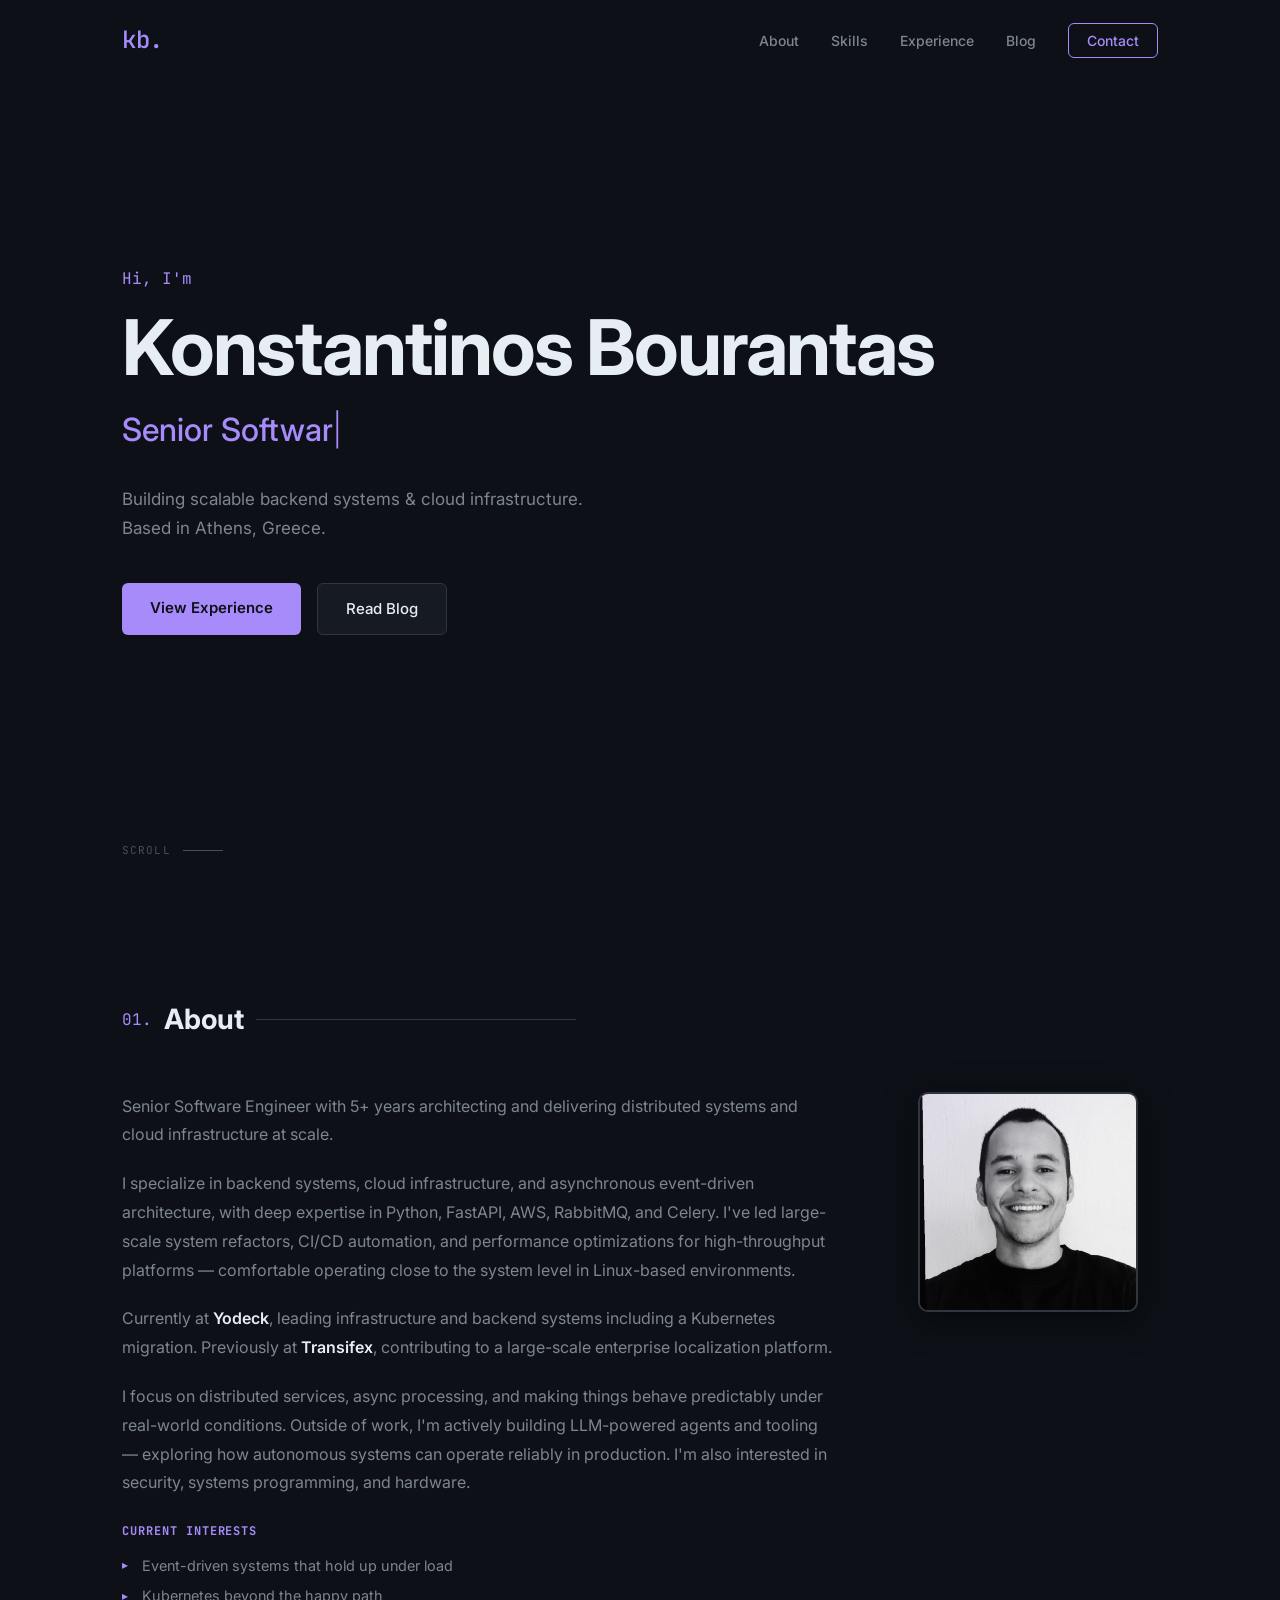
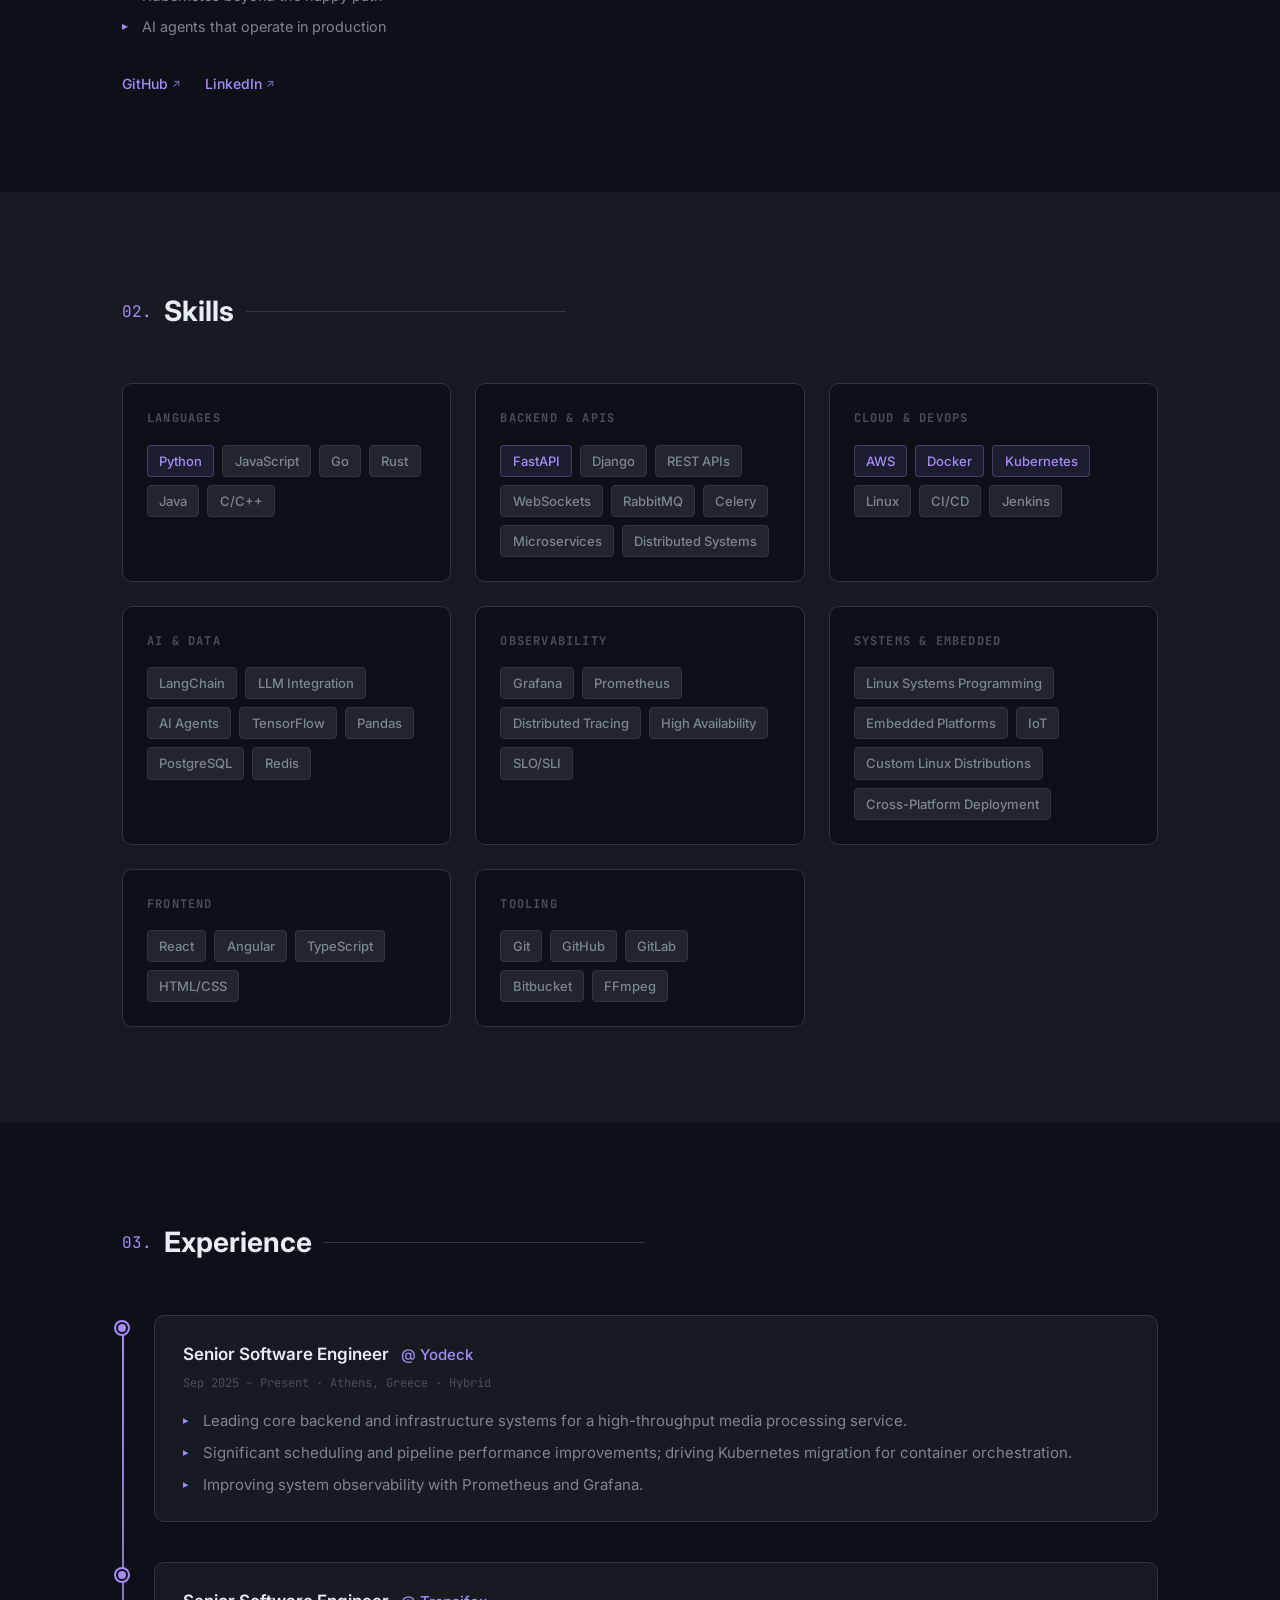
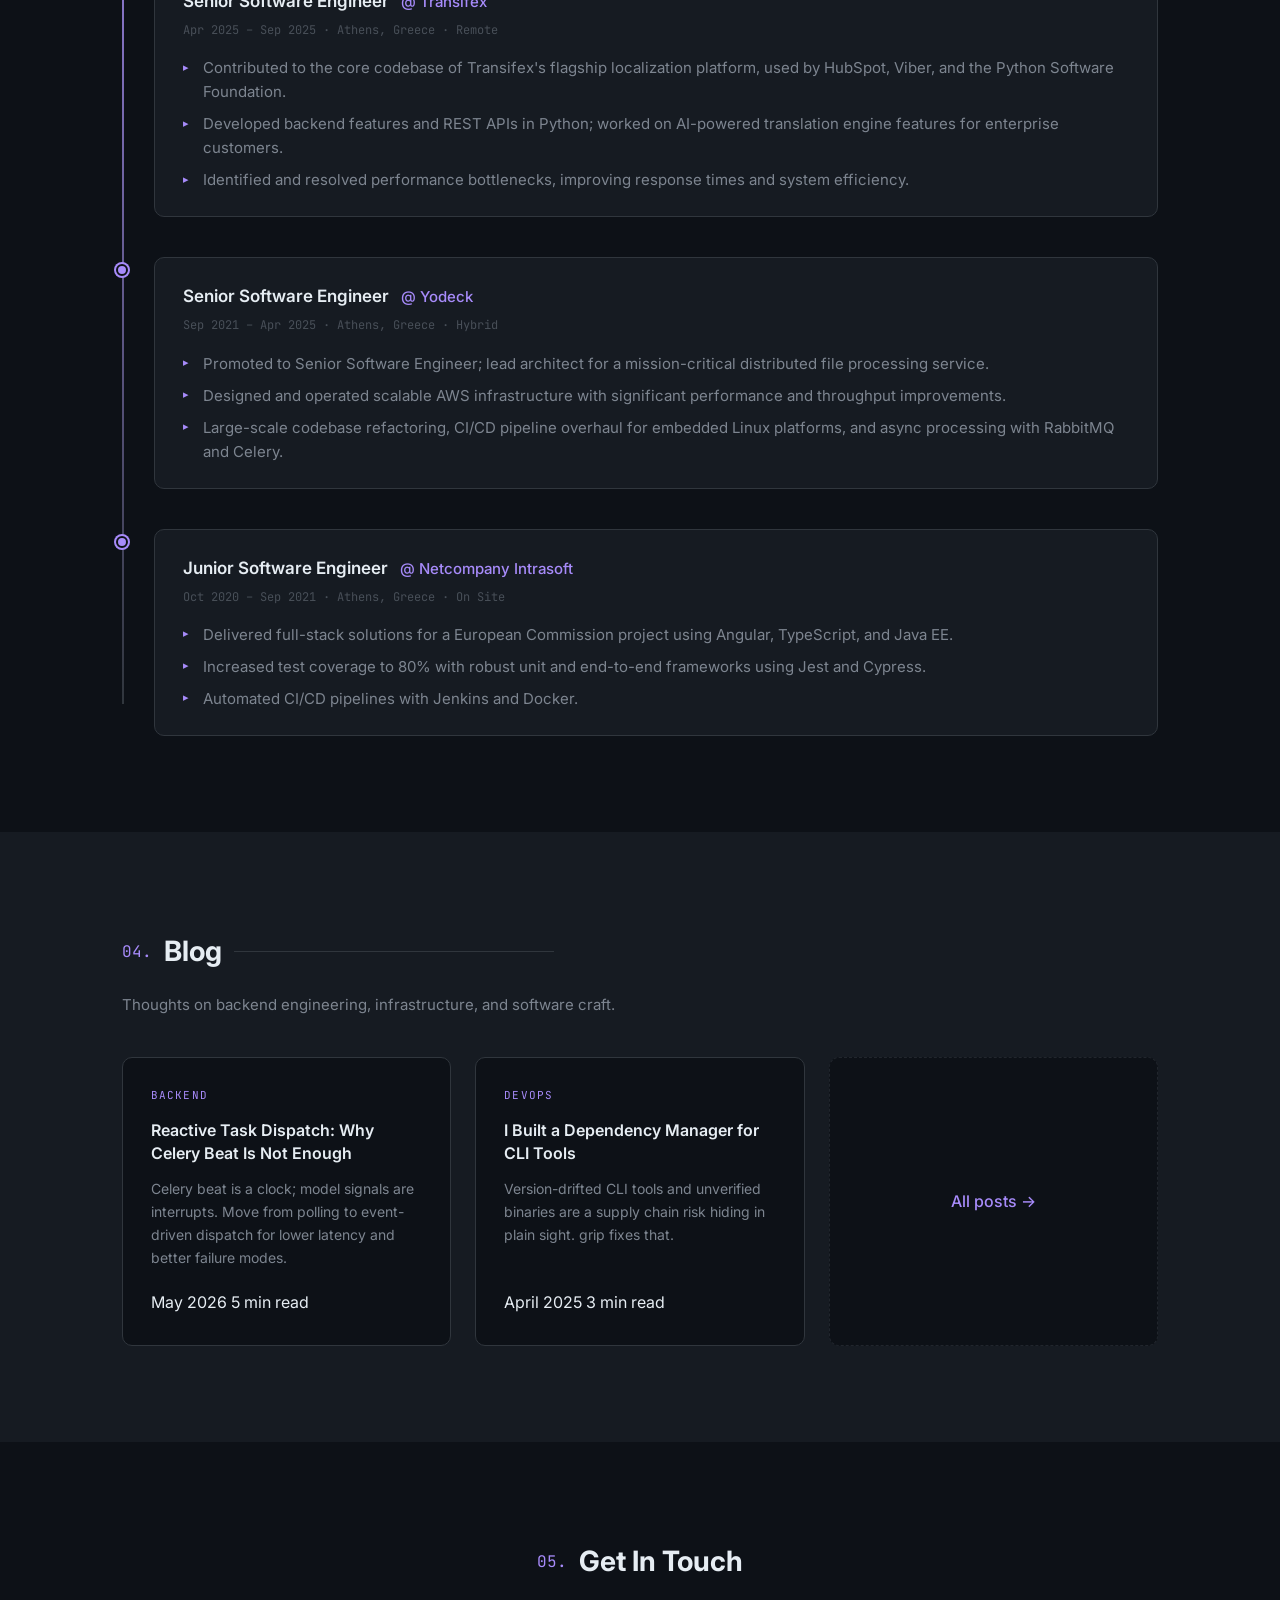
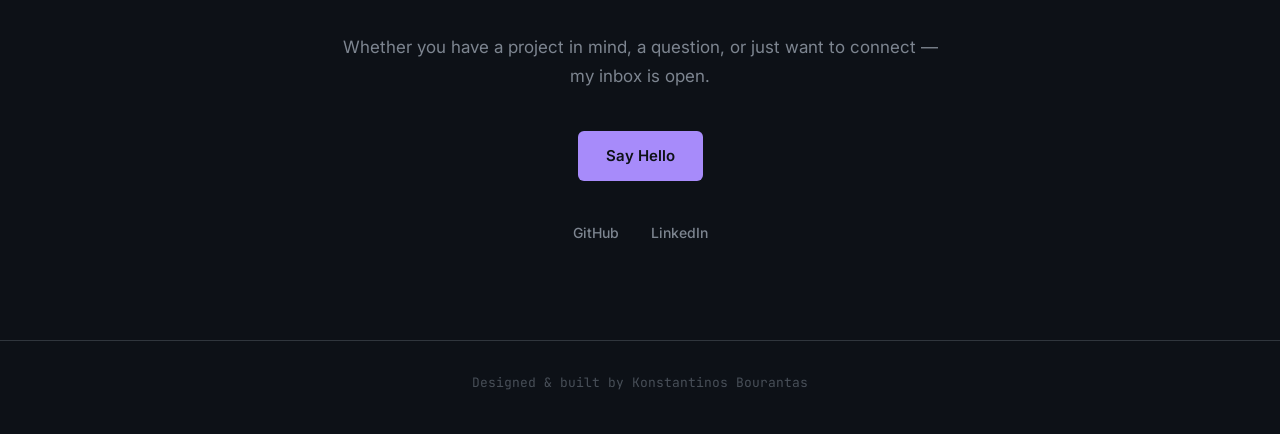
<file: index.html>
<!DOCTYPE html>
<html lang="en">
<head>
  <meta charset="UTF-8" />
  <meta name="viewport" content="width=device-width, initial-scale=1" />

  <!-- Primary -->
  <title>Konstantinos Bourantas — Senior Software Engineer</title>
  <meta name="description" content="Senior Software Engineer based in Athens, Greece. Specializing in backend systems, cloud infrastructure, Python, AWS, Docker, and Kubernetes." />
  <meta name="author" content="Konstantinos Bourantas" />
  <meta name="keywords" content="Konstantinos Bourantas, Senior Software Engineer, Python, AWS, Docker, Kubernetes, Backend Engineer, Cloud Infrastructure, Athens, Greece, FastAPI, Django" />
  <link rel="canonical" href="https://omnone.github.io/" />

  <!-- Open Graph -->
  <meta property="og:type" content="website" />
  <meta property="og:url" content="https://omnone.github.io/" />
  <meta property="og:title" content="Konstantinos Bourantas — Senior Software Engineer" />
  <meta property="og:description" content="Senior Software Engineer based in Athens, Greece. Specializing in backend systems, cloud infrastructure, Python, AWS, Docker, and Kubernetes." />
  <meta property="og:image" content="https://omnone.github.io/assets/images/profile3.jpg" />
  <meta property="og:site_name" content="Konstantinos Bourantas" />
  <meta property="og:locale" content="en_US" />

  <!-- Twitter Card -->
  <meta name="twitter:card" content="summary" />
  <meta name="twitter:title" content="Konstantinos Bourantas — Senior Software Engineer" />
  <meta name="twitter:description" content="Senior Software Engineer based in Athens, Greece. Backend systems, cloud infrastructure, Python, AWS, Kubernetes." />
  <meta name="twitter:image" content="https://omnone.github.io/assets/images/profile3.jpg" />

  <!-- JSON-LD: Person -->
  <script type="application/ld+json">
  {
    "@context": "https://schema.org",
    "@type": "Person",
    "name": "Konstantinos Bourantas",
    "url": "https://omnone.github.io",
    "jobTitle": "Senior Software Engineer",
    "worksFor": { "@type": "Organization", "name": "Yodeck" },
    "address": { "@type": "PostalAddress", "addressLocality": "Athens", "addressCountry": "GR" },
    "email": "kbourantas.cradle921@passmail.net",
    "sameAs": [
      "https://github.com/omnone",
      "https://www.linkedin.com/in/konstantinos-bourantas-2a6328172/"
    ],
    "knowsAbout": ["Python", "AWS", "Docker", "Kubernetes", "FastAPI", "Django", "Backend Engineering", "Cloud Infrastructure", "LLMs", "LangChain"]
  }
  </script>

  <link rel="preconnect" href="https://fonts.googleapis.com">
  <link rel="preconnect" href="https://fonts.gstatic.com" crossorigin>
  <link href="https://fonts.googleapis.com/css2?family=Inter:wght@300;400;500;600;700&family=JetBrains+Mono:wght@400;500&display=swap" rel="stylesheet">
  <link rel="stylesheet" href="assets/css/style.css" />
</head>
<body>

  <!-- Navigation -->
  <nav id="navbar">
    <div class="nav-inner">
      <a class="nav-logo" href="/">kb.</a>
      <ul class="nav-links" id="nav-links">
        <li><a href="#about">About</a></li>
        <li><a href="#skills">Skills</a></li>
        <li><a href="#experience">Experience</a></li>
        <li><a href="blog/index.html">Blog</a></li>
        <li><a href="#contact" class="btn-nav">Contact</a></li>
      </ul>
      <button class="hamburger" id="hamburger" aria-label="Toggle menu">
        <span></span><span></span><span></span>
      </button>
    </div>
  </nav>

  <!-- Hero -->
  <section id="hero">
    <div class="hero-content">
      <p class="hero-greeting">Hi, I'm</p>
      <h1 class="hero-name">Konstantinos Bourantas</h1>
      <div class="hero-role"><span id="typed-text"></span></div>
      <p class="hero-tagline">
        Building scalable backend systems &amp; cloud infrastructure.<br>
        Based in Athens, Greece.
      </p>
      <div class="hero-cta">
        <a href="#experience" class="btn-primary">View Experience</a>
        <a href="blog/index.html" class="btn-secondary">Read Blog</a>
      </div>
    </div>
    <div class="hero-scroll">
      <span>scroll</span>
      <div class="scroll-line"></div>
    </div>
  </section>

  <!-- About -->
  <section id="about">
    <div class="section-inner">
      <h2 class="section-title"><span class="title-num">01.</span> About</h2>
      <div class="about-grid">
        <div class="about-text">
          <p>Senior Software Engineer with 5+ years architecting and delivering distributed systems and cloud infrastructure at scale.</p>
          <p>I specialize in backend systems, cloud infrastructure, and asynchronous event-driven architecture, with deep expertise in Python, FastAPI, AWS, RabbitMQ, and Celery. I've led large-scale system refactors, CI/CD automation, and performance optimizations for high-throughput platforms — comfortable operating close to the system level in Linux-based environments.</p>
          <p>Currently at <strong>Yodeck</strong>, leading infrastructure and backend systems including a Kubernetes migration. Previously at <strong>Transifex</strong>, contributing to a large-scale enterprise localization platform.</p>
          <p>I focus on distributed services, async processing, and making things behave predictably under real-world conditions. Outside of work, I'm actively building LLM-powered agents and tooling — exploring how autonomous systems can operate reliably in production. I'm also interested in security, systems programming, and hardware.</p>
          <div class="about-interests">
            <h4>Current interests</h4>
            <ul>
              <li>Event-driven systems that hold up under load</li>
              <li>Kubernetes beyond the happy path</li>
              <li>AI agents that operate in production</li>
            </ul>
          </div>
          <div class="about-links">
            <a href="https://github.com/omnone" target="_blank" class="icon-link">GitHub</a>
            <a href="https://www.linkedin.com/in/konstantinos-bourantas-2a6328172/" target="_blank" class="icon-link">LinkedIn</a>
          </div>
        </div>
        <div class="about-image">
          <div class="img-wrapper">
            <img src="assets/images/profile3.jpg" alt="Konstantinos Bourantas — Senior Software Engineer" loading="lazy" />
          </div>
        </div>
      </div>
    </div>
  </section>

  <!-- Skills -->
  <section id="skills">
    <div class="section-inner">
      <h2 class="section-title"><span class="title-num">02.</span> Skills</h2>
      <div class="skills-grid">

        <div class="skill-category">
          <h3>Languages</h3>
          <div class="skill-tags">
            <span class="tag tag-primary">Python</span>
            <span class="tag">JavaScript</span>
            <span class="tag">Go</span>
            <span class="tag">Rust</span>
            <span class="tag">Java</span>
            <span class="tag">C/C++</span>
          </div>
        </div>

        <div class="skill-category">
          <h3>Backend &amp; APIs</h3>
          <div class="skill-tags">
            <span class="tag tag-primary">FastAPI</span>
            <span class="tag">Django</span>
            <span class="tag">REST APIs</span>
            <span class="tag">WebSockets</span>
            <span class="tag">RabbitMQ</span>
            <span class="tag">Celery</span>
            <span class="tag">Microservices</span>
            <span class="tag">Distributed Systems</span>
          </div>
        </div>

        <div class="skill-category">
          <h3>Cloud &amp; DevOps</h3>
          <div class="skill-tags">
            <span class="tag tag-primary">AWS</span>
            <span class="tag tag-primary">Docker</span>
            <span class="tag tag-primary">Kubernetes</span>
            <span class="tag">Linux</span>
            <span class="tag">CI/CD</span>
            <span class="tag">Jenkins</span>
          </div>
        </div>

        <div class="skill-category">
          <h3>AI &amp; Data</h3>
          <div class="skill-tags">
            <span class="tag">LangChain</span>
            <span class="tag">LLM Integration</span>
            <span class="tag">AI Agents</span>
            <span class="tag">TensorFlow</span>
            <span class="tag">Pandas</span>
            <span class="tag">PostgreSQL</span>
            <span class="tag">Redis</span>
          </div>
        </div>

        <div class="skill-category">
          <h3>Observability</h3>
          <div class="skill-tags">
            <span class="tag">Grafana</span>
            <span class="tag">Prometheus</span>
            <span class="tag">Distributed Tracing</span>
            <span class="tag">High Availability</span>
            <span class="tag">SLO/SLI</span>
          </div>
        </div>

        <div class="skill-category">
          <h3>Systems &amp; Embedded</h3>
          <div class="skill-tags">
            <span class="tag">Linux Systems Programming</span>
            <span class="tag">Embedded Platforms</span>
            <span class="tag">IoT</span>
            <span class="tag">Custom Linux Distributions</span>
            <span class="tag">Cross-Platform Deployment</span>
          </div>
        </div>

        <div class="skill-category">
          <h3>Frontend</h3>
          <div class="skill-tags">
            <span class="tag">React</span>
            <span class="tag">Angular</span>
            <span class="tag">TypeScript</span>
            <span class="tag">HTML/CSS</span>
          </div>
        </div>

        <div class="skill-category">
          <h3>Tooling</h3>
          <div class="skill-tags">
            <span class="tag">Git</span>
            <span class="tag">GitHub</span>
            <span class="tag">GitLab</span>
            <span class="tag">Bitbucket</span>
            <span class="tag">FFmpeg</span>
          </div>
        </div>

      </div>
    </div>
  </section>

  <!-- Experience -->
  <section id="experience">
    <div class="section-inner">
      <h2 class="section-title"><span class="title-num">03.</span> Experience</h2>
      <div class="timeline">

        <div class="timeline-item">
          <div class="timeline-dot"></div>
          <div class="timeline-content">
            <div class="timeline-header">
              <h3>Senior Software Engineer</h3>
              <span class="timeline-company">@ Yodeck</span>
            </div>
            <span class="timeline-date">Sep 2025 – Present · Athens, Greece · Hybrid</span>
            <ul>
              <li>Leading core backend and infrastructure systems for a high-throughput media processing service.</li>
              <li>Significant scheduling and pipeline performance improvements; driving Kubernetes migration for container orchestration.</li>
              <li>Improving system observability with Prometheus and Grafana.</li>
            </ul>
          </div>
        </div>

        <div class="timeline-item">
          <div class="timeline-dot"></div>
          <div class="timeline-content">
            <div class="timeline-header">
              <h3>Senior Software Engineer</h3>
              <span class="timeline-company">@ Transifex</span>
            </div>
            <span class="timeline-date">Apr 2025 – Sep 2025 · Athens, Greece · Remote</span>
            <ul>
              <li>Contributed to the core codebase of Transifex's flagship localization platform, used by HubSpot, Viber, and the Python Software Foundation.</li>
              <li>Developed backend features and REST APIs in Python; worked on AI-powered translation engine features for enterprise customers.</li>
              <li>Identified and resolved performance bottlenecks, improving response times and system efficiency.</li>
            </ul>
          </div>
        </div>

        <div class="timeline-item">
          <div class="timeline-dot"></div>
          <div class="timeline-content">
            <div class="timeline-header">
              <h3>Senior Software Engineer</h3>
              <span class="timeline-company">@ Yodeck</span>
            </div>
            <span class="timeline-date">Sep 2021 – Apr 2025 · Athens, Greece · Hybrid</span>
            <ul>
              <li>Promoted to Senior Software Engineer; lead architect for a mission-critical distributed file processing service.</li>
              <li>Designed and operated scalable AWS infrastructure with significant performance and throughput improvements.</li>
              <li>Large-scale codebase refactoring, CI/CD pipeline overhaul for embedded Linux platforms, and async processing with RabbitMQ and Celery.</li>
            </ul>
          </div>
        </div>

        <div class="timeline-item">
          <div class="timeline-dot"></div>
          <div class="timeline-content">
            <div class="timeline-header">
              <h3>Junior Software Engineer</h3>
              <span class="timeline-company">@ Netcompany Intrasoft</span>
            </div>
            <span class="timeline-date">Oct 2020 – Sep 2021 · Athens, Greece · On Site</span>
            <ul>
              <li>Delivered full-stack solutions for a European Commission project using Angular, TypeScript, and Java EE.</li>
              <li>Increased test coverage to 80% with robust unit and end-to-end frameworks using Jest and Cypress.</li>
              <li>Automated CI/CD pipelines with Jenkins and Docker.</li>
            </ul>
          </div>
        </div>

      </div>
    </div>
  </section>

  <!-- Blog Preview -->
  <section id="blog-preview">
    <div class="section-inner">
      <h2 class="section-title"><span class="title-num">04.</span> Blog</h2>
      <p class="section-sub">Thoughts on backend engineering, infrastructure, and software craft.</p>
      <!-- When you publish posts, add .blog-card entries here (same as blog/index.html) -->
      <div class="blog-grid">

        <a href="blog/posts/reactive-task-dispatch.html" class="blog-card">
          <span class="blog-tag">Backend</span>
          <h3>Reactive Task Dispatch: Why Celery Beat Is Not Enough</h3>
          <p>Celery beat is a clock; model signals are interrupts. Move from polling to event-driven dispatch for lower latency and better failure modes.</p>
          <div class="card-meta">
            <span>May 2026</span>
            <span>5 min read</span>
          </div>
        </a>

        <a href="blog/posts/grip-cli-dependency-manager.html" class="blog-card">
          <span class="blog-tag">DevOps</span>
          <h3>I Built a Dependency Manager for CLI Tools</h3>
          <p>Version-drifted CLI tools and unverified binaries are a supply chain risk hiding in plain sight. grip fixes that.</p>
          <div class="card-meta">
            <span>April 2025</span>
            <span>3 min read</span>
          </div>
        </a>

        <a href="blog/index.html" class="blog-card blog-card-more">
          <span class="more-label">All posts →</span>
        </a>

      </div>
    </div>
  </section>

  <!-- Contact -->
  <section id="contact">
    <div class="section-inner">
      <div class="contact-inner">
        <h2 class="section-title"><span class="title-num">05.</span> Get In Touch</h2>
        <p>Whether you have a project in mind, a question, or just want to connect — my inbox is open.</p>
        <a href="mailto:kbourantas.cradle921@passmail.net" class="btn-primary">Say Hello</a>
        <div class="social-row">
          <a href="https://github.com/omnone" target="_blank">GitHub</a>
          <a href="https://www.linkedin.com/in/konstantinos-bourantas-2a6328172/" target="_blank">LinkedIn</a>
        </div>
      </div>
    </div>
  </section>

  <footer>
    <p>Designed &amp; built by Konstantinos Bourantas</p>
    <p id="footer-repo"></p>
  </footer>

  <script src="assets/js/lib/typed.min.js"></script>
  <script src="assets/js/main.js"></script>
</body>
</html>
</file>
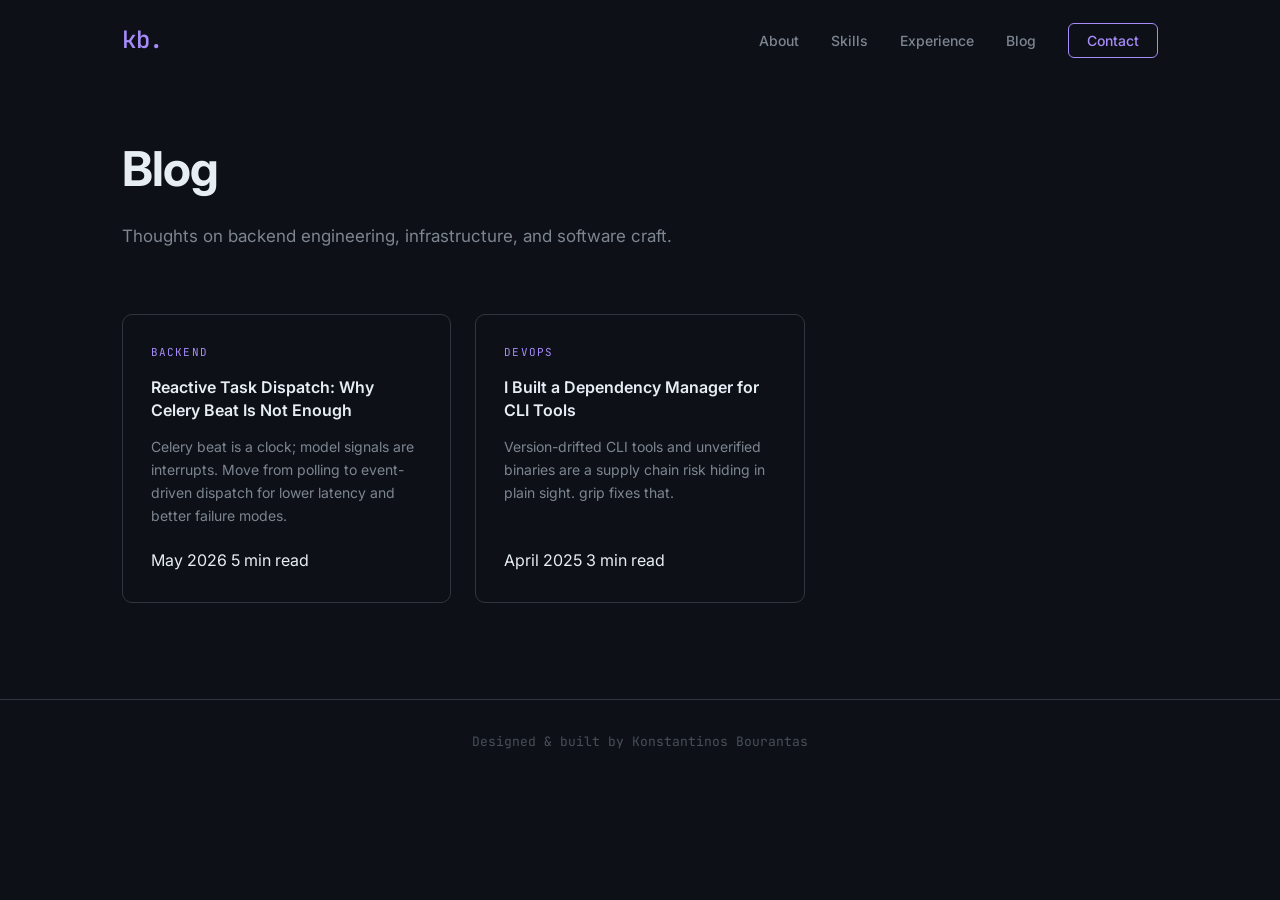
<file: blog/index.html>
<!DOCTYPE html>
<html lang="en">
<head>
  <meta charset="UTF-8" />
  <meta name="viewport" content="width=device-width, initial-scale=1" />

  <!-- Primary -->
  <title>Blog — Konstantinos Bourantas</title>
  <meta name="description" content="Thoughts on backend engineering, cloud infrastructure, Python, Kubernetes, and software craft by Konstantinos Bourantas." />
  <meta name="author" content="Konstantinos Bourantas" />
  <link rel="canonical" href="https://omnone.github.io/blog/" />

  <!-- Open Graph -->
  <meta property="og:type" content="website" />
  <meta property="og:url" content="https://omnone.github.io/blog/" />
  <meta property="og:title" content="Blog — Konstantinos Bourantas" />
  <meta property="og:description" content="Thoughts on backend engineering, cloud infrastructure, Python, Kubernetes, and software craft." />
  <meta property="og:image" content="https://omnone.github.io/assets/images/profile3.jpg" />
  <meta property="og:site_name" content="Konstantinos Bourantas" />

  <!-- Twitter Card -->
  <meta name="twitter:card" content="summary" />
  <meta name="twitter:title" content="Blog — Konstantinos Bourantas" />
  <meta name="twitter:description" content="Thoughts on backend engineering, cloud infrastructure, Python, and Kubernetes." />

  <link rel="preconnect" href="https://fonts.googleapis.com">
  <link rel="preconnect" href="https://fonts.gstatic.com" crossorigin>
  <link href="https://fonts.googleapis.com/css2?family=Inter:wght@300;400;500;600;700&family=JetBrains+Mono:wght@400;500&display=swap" rel="stylesheet">
  <link rel="stylesheet" href="../assets/css/style.css" />
</head>
<body>

  <nav id="navbar">
    <div class="nav-inner">
      <a class="nav-logo" href="/">kb.</a>
      <ul class="nav-links" id="nav-links">
        <li><a href="/#about">About</a></li>
        <li><a href="/#skills">Skills</a></li>
        <li><a href="/#experience">Experience</a></li>
        <li><a href="/blog/index.html">Blog</a></li>
        <li><a href="/#contact" class="btn-nav">Contact</a></li>
      </ul>
      <button class="hamburger" id="hamburger" aria-label="Toggle menu">
        <span></span><span></span><span></span>
      </button>
    </div>
  </nav>

  <div class="page-header">
    <h1>Blog</h1>
    <p>Thoughts on backend engineering, infrastructure, and software craft.</p>
  </div>

  <!--
    To add a new post:
    1. Copy blog/posts/_template.html to blog/posts/your-post-slug.html
    2. Fill in POST_TITLE, TAG, date, content
    3. Add a new .blog-card entry below pointing to the new file
    4. Add a matching card in the blog preview section of index.html
  -->
  <div class="blog-listing" id="posts">

    <a href="posts/reactive-task-dispatch.html" class="blog-card">
      <span class="blog-tag">Backend</span>
      <h3>Reactive Task Dispatch: Why Celery Beat Is Not Enough</h3>
      <p>Celery beat is a clock; model signals are interrupts. Move from polling to event-driven dispatch for lower latency and better failure modes.</p>
      <div class="card-meta">
        <span>May 2026</span>
        <span>5 min read</span>
      </div>
    </a>

    <a href="posts/grip-cli-dependency-manager.html" class="blog-card">
      <span class="blog-tag">DevOps</span>
      <h3>I Built a Dependency Manager for CLI Tools</h3>
      <p>Version-drifted CLI tools and unverified binaries are a supply chain risk hiding in plain sight. grip fixes that.</p>
      <div class="card-meta">
        <span>April 2025</span>
        <span>3 min read</span>
      </div>
    </a>

  </div>

  <footer>
    <p>Designed &amp; built by Konstantinos Bourantas</p>
  </footer>

  <script src="../assets/js/main.js"></script>
</body>
</html>
</file>
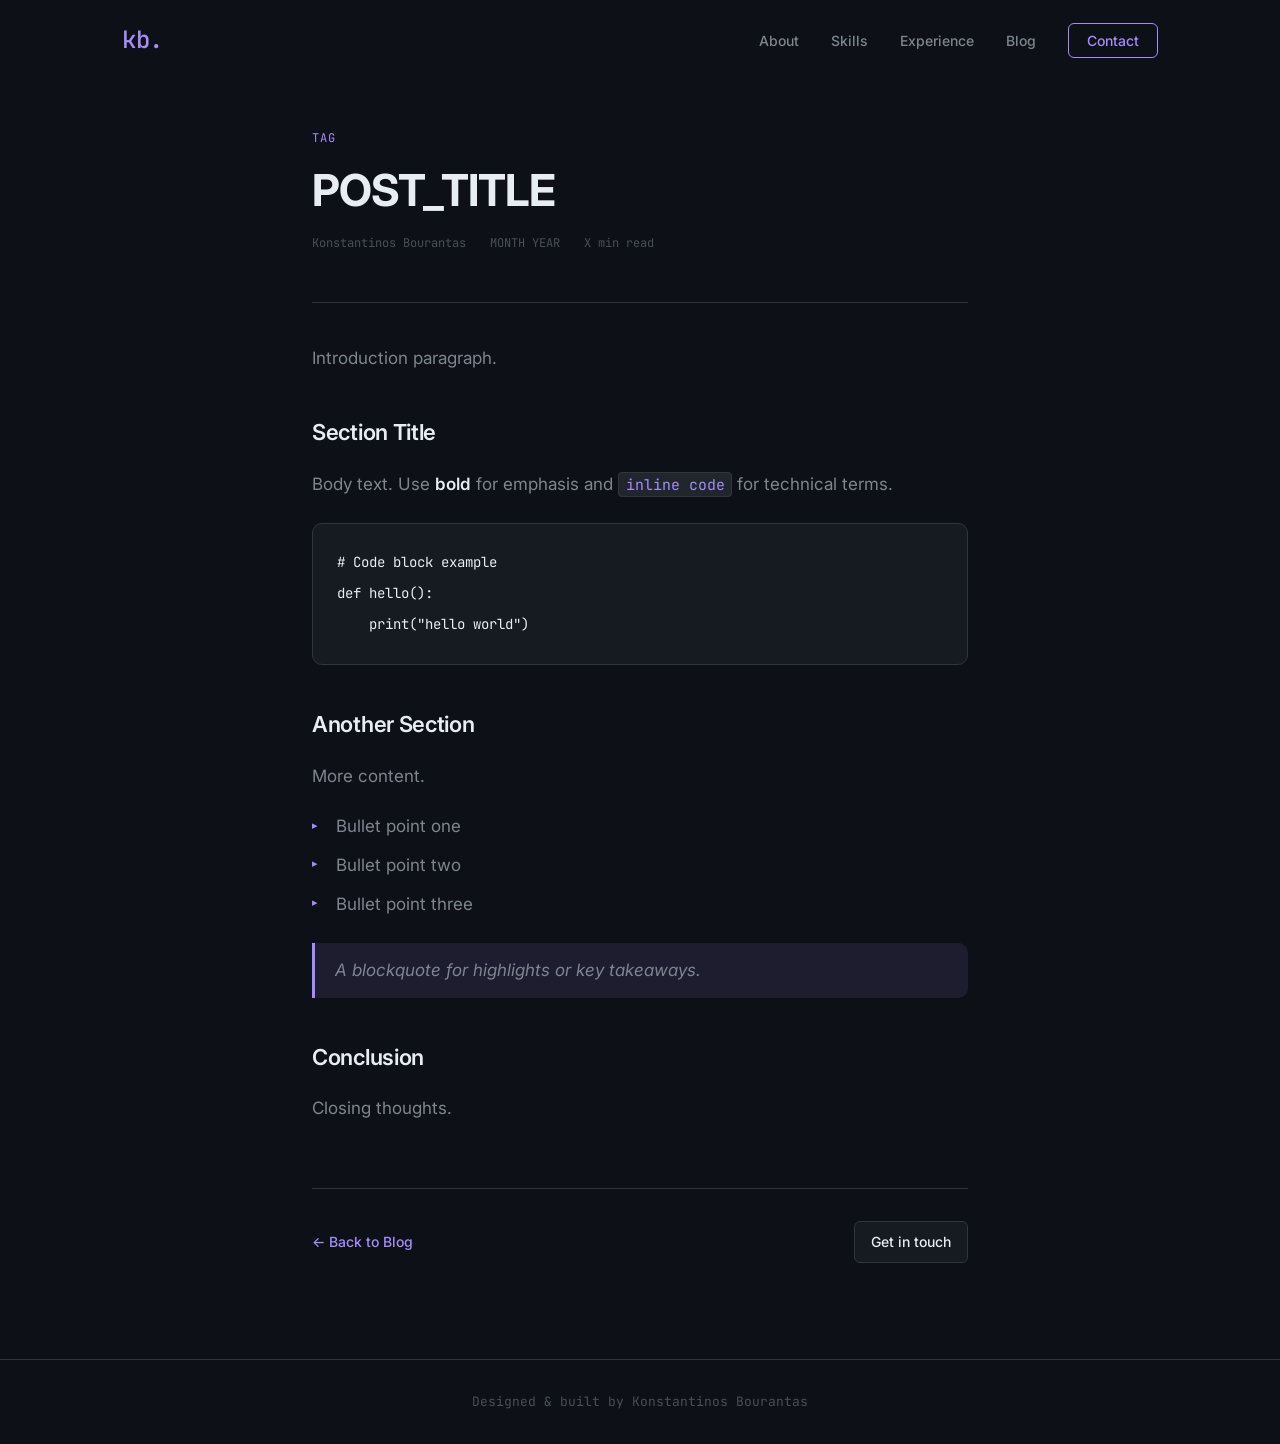
<file: blog/posts/_template.html>
<!DOCTYPE html>
<html lang="en">
<head>
  <meta charset="UTF-8" />
  <meta name="viewport" content="width=device-width, initial-scale=1" />

  <!-- Primary -->
  <title>POST_TITLE — Konstantinos Bourantas</title>
  <meta name="description" content="POST_DESCRIPTION" />
  <meta name="author" content="Konstantinos Bourantas" />
  <link rel="canonical" href="https://omnone.github.io/blog/posts/POST_SLUG.html" />

  <!-- Open Graph -->
  <meta property="og:type" content="article" />
  <meta property="og:url" content="https://omnone.github.io/blog/posts/POST_SLUG.html" />
  <meta property="og:title" content="POST_TITLE — Konstantinos Bourantas" />
  <meta property="og:description" content="POST_DESCRIPTION" />
  <meta property="og:image" content="https://omnone.github.io/assets/images/profile3.jpg" />
  <meta property="og:site_name" content="Konstantinos Bourantas" />
  <meta property="article:author" content="Konstantinos Bourantas" />
  <meta property="article:published_time" content="YYYY-MM-DD" />

  <!-- Twitter Card -->
  <meta name="twitter:card" content="summary" />
  <meta name="twitter:title" content="POST_TITLE" />
  <meta name="twitter:description" content="POST_DESCRIPTION" />

  <!-- JSON-LD: BlogPosting -->
  <script type="application/ld+json">
  {
    "@context": "https://schema.org",
    "@type": "BlogPosting",
    "headline": "POST_TITLE",
    "description": "POST_DESCRIPTION",
    "url": "https://omnone.github.io/blog/posts/POST_SLUG.html",
    "datePublished": "YYYY-MM-DD",
    "author": {
      "@type": "Person",
      "name": "Konstantinos Bourantas",
      "url": "https://omnone.github.io"
    },
    "publisher": {
      "@type": "Person",
      "name": "Konstantinos Bourantas",
      "url": "https://omnone.github.io"
    }
  }
  </script>

  <link rel="preconnect" href="https://fonts.googleapis.com">
  <link rel="preconnect" href="https://fonts.gstatic.com" crossorigin>
  <link href="https://fonts.googleapis.com/css2?family=Inter:wght@300;400;500;600;700&family=JetBrains+Mono:wght@400;500&display=swap" rel="stylesheet">
  <link rel="stylesheet" href="../../assets/css/style.css" />
</head>
<body>

  <nav id="navbar">
    <div class="nav-inner">
      <a class="nav-logo" href="/">kb.</a>
      <ul class="nav-links" id="nav-links">
        <li><a href="/#about">About</a></li>
        <li><a href="/#skills">Skills</a></li>
        <li><a href="/#experience">Experience</a></li>
        <li><a href="/blog/index.html">Blog</a></li>
        <li><a href="/#contact" class="btn-nav">Contact</a></li>
      </ul>
      <button class="hamburger" id="hamburger" aria-label="Toggle menu">
        <span></span><span></span><span></span>
      </button>
    </div>
  </nav>

  <article class="post-layout">

    <header class="post-header">
      <!-- Tag examples: Infrastructure, Python, DevOps, AI/LLM, Kubernetes, Backend -->
      <span class="blog-tag">TAG</span>
      <h1>POST_TITLE</h1>
      <div class="post-meta">
        <span>Konstantinos Bourantas</span>
        <span>MONTH YEAR</span>
        <span>X min read</span>
      </div>
    </header>

    <hr class="post-divider" />

    <div class="prose">

      <p>Introduction paragraph.</p>

      <h2>Section Title</h2>

      <p>Body text. Use <strong>bold</strong> for emphasis and <code>inline code</code> for technical terms.</p>

      <pre><code># Code block example
def hello():
    print("hello world")</code></pre>

      <h2>Another Section</h2>

      <p>More content.</p>

      <ul>
        <li>Bullet point one</li>
        <li>Bullet point two</li>
        <li>Bullet point three</li>
      </ul>

      <blockquote>
        A blockquote for highlights or key takeaways.
      </blockquote>

      <h2>Conclusion</h2>

      <p>Closing thoughts.</p>

    </div>

    <div class="post-footer">
      <a href="../index.html" class="back-link">← Back to Blog</a>
      <a href="/#contact" class="btn-secondary" style="font-size: 0.875rem; padding: 0.5rem 1rem;">Get in touch</a>
    </div>

  </article>

  <footer>
    <p>Designed &amp; built by Konstantinos Bourantas</p>
  </footer>

  <script src="../../assets/js/main.js"></script>
</body>
</html>
</file>
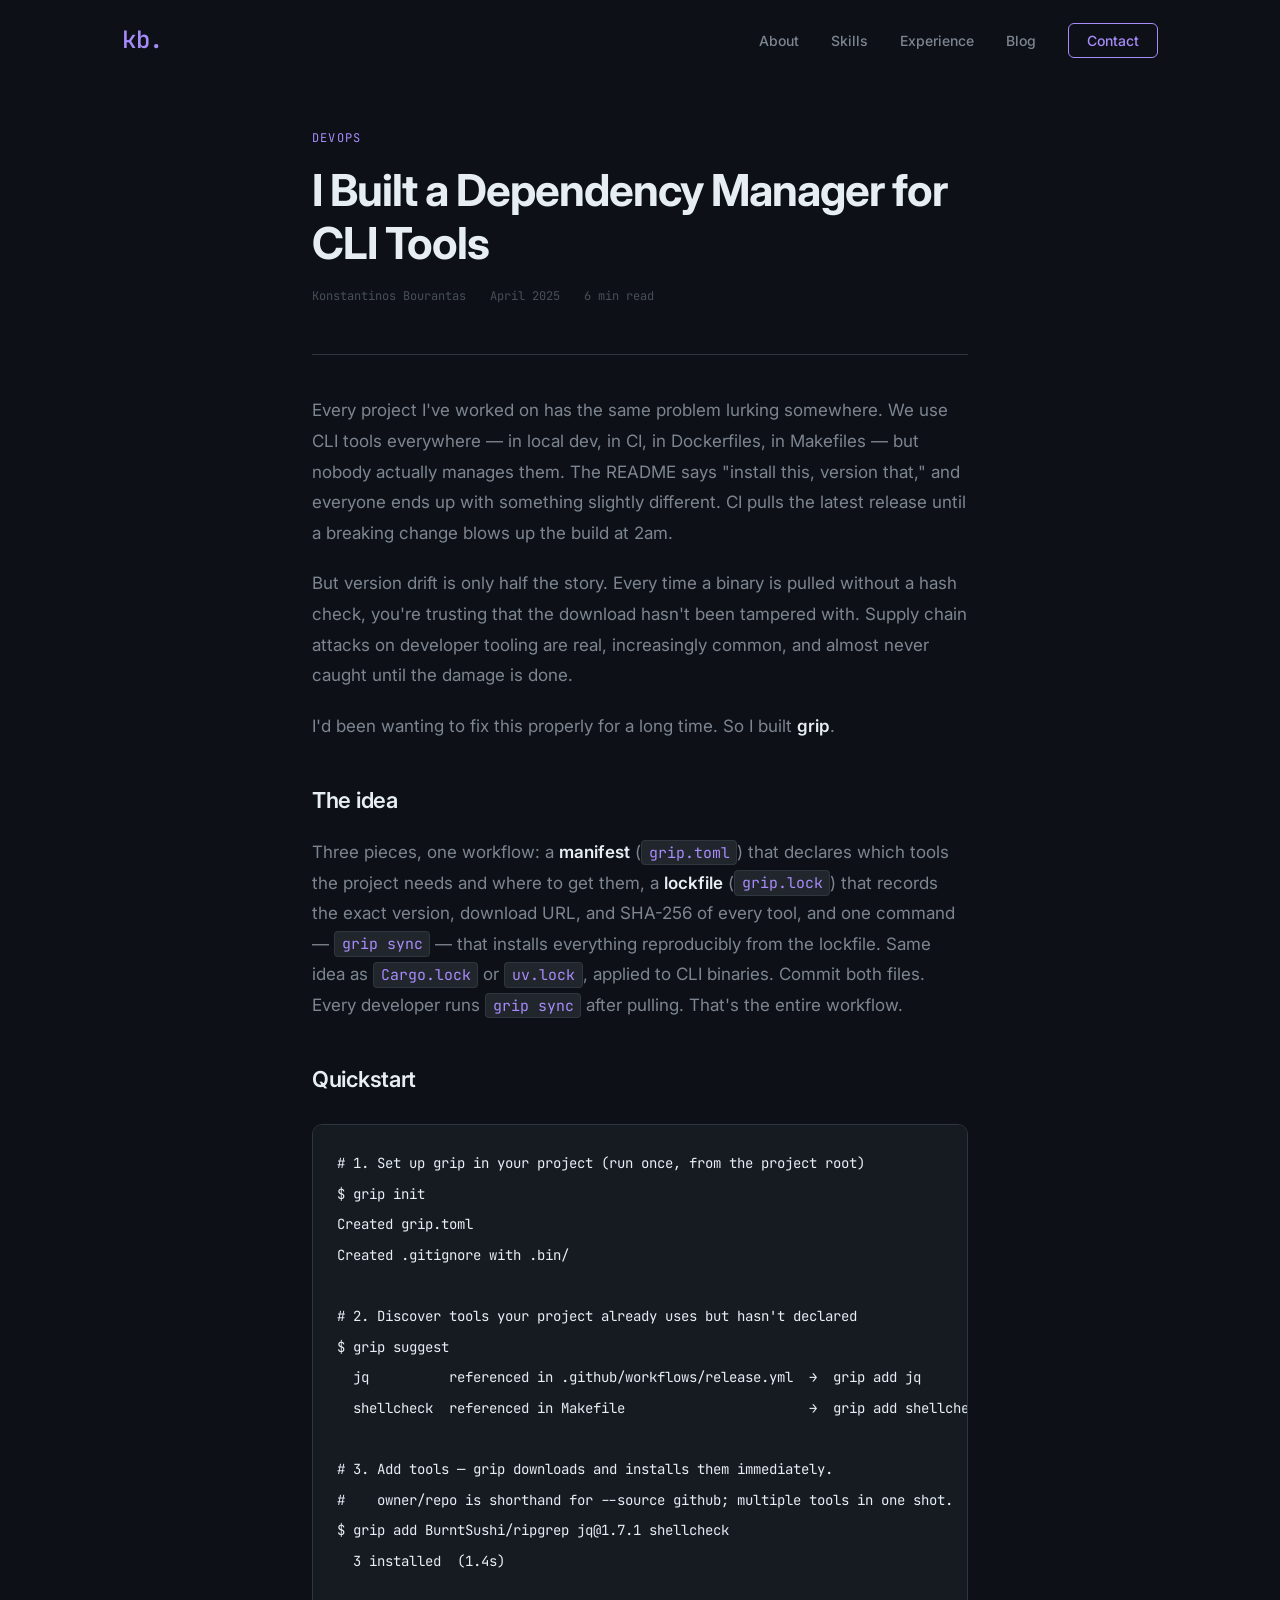
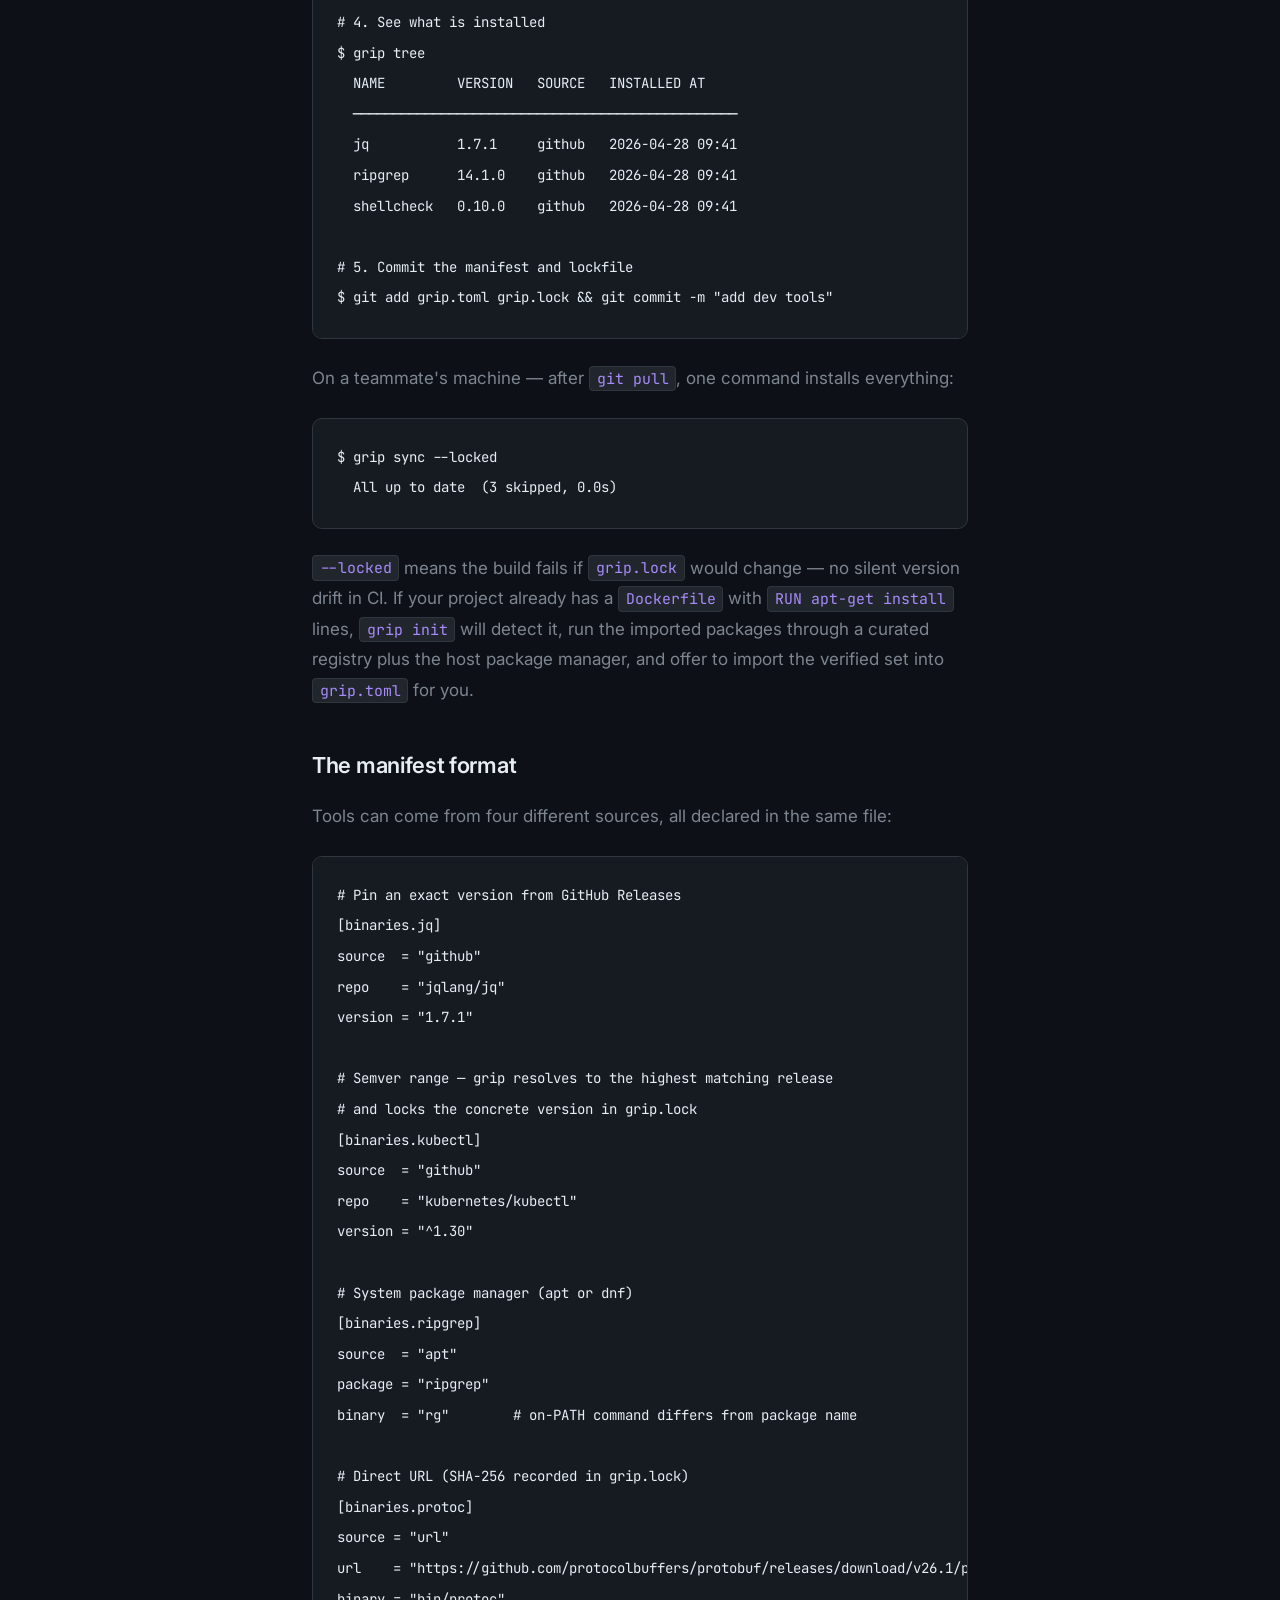
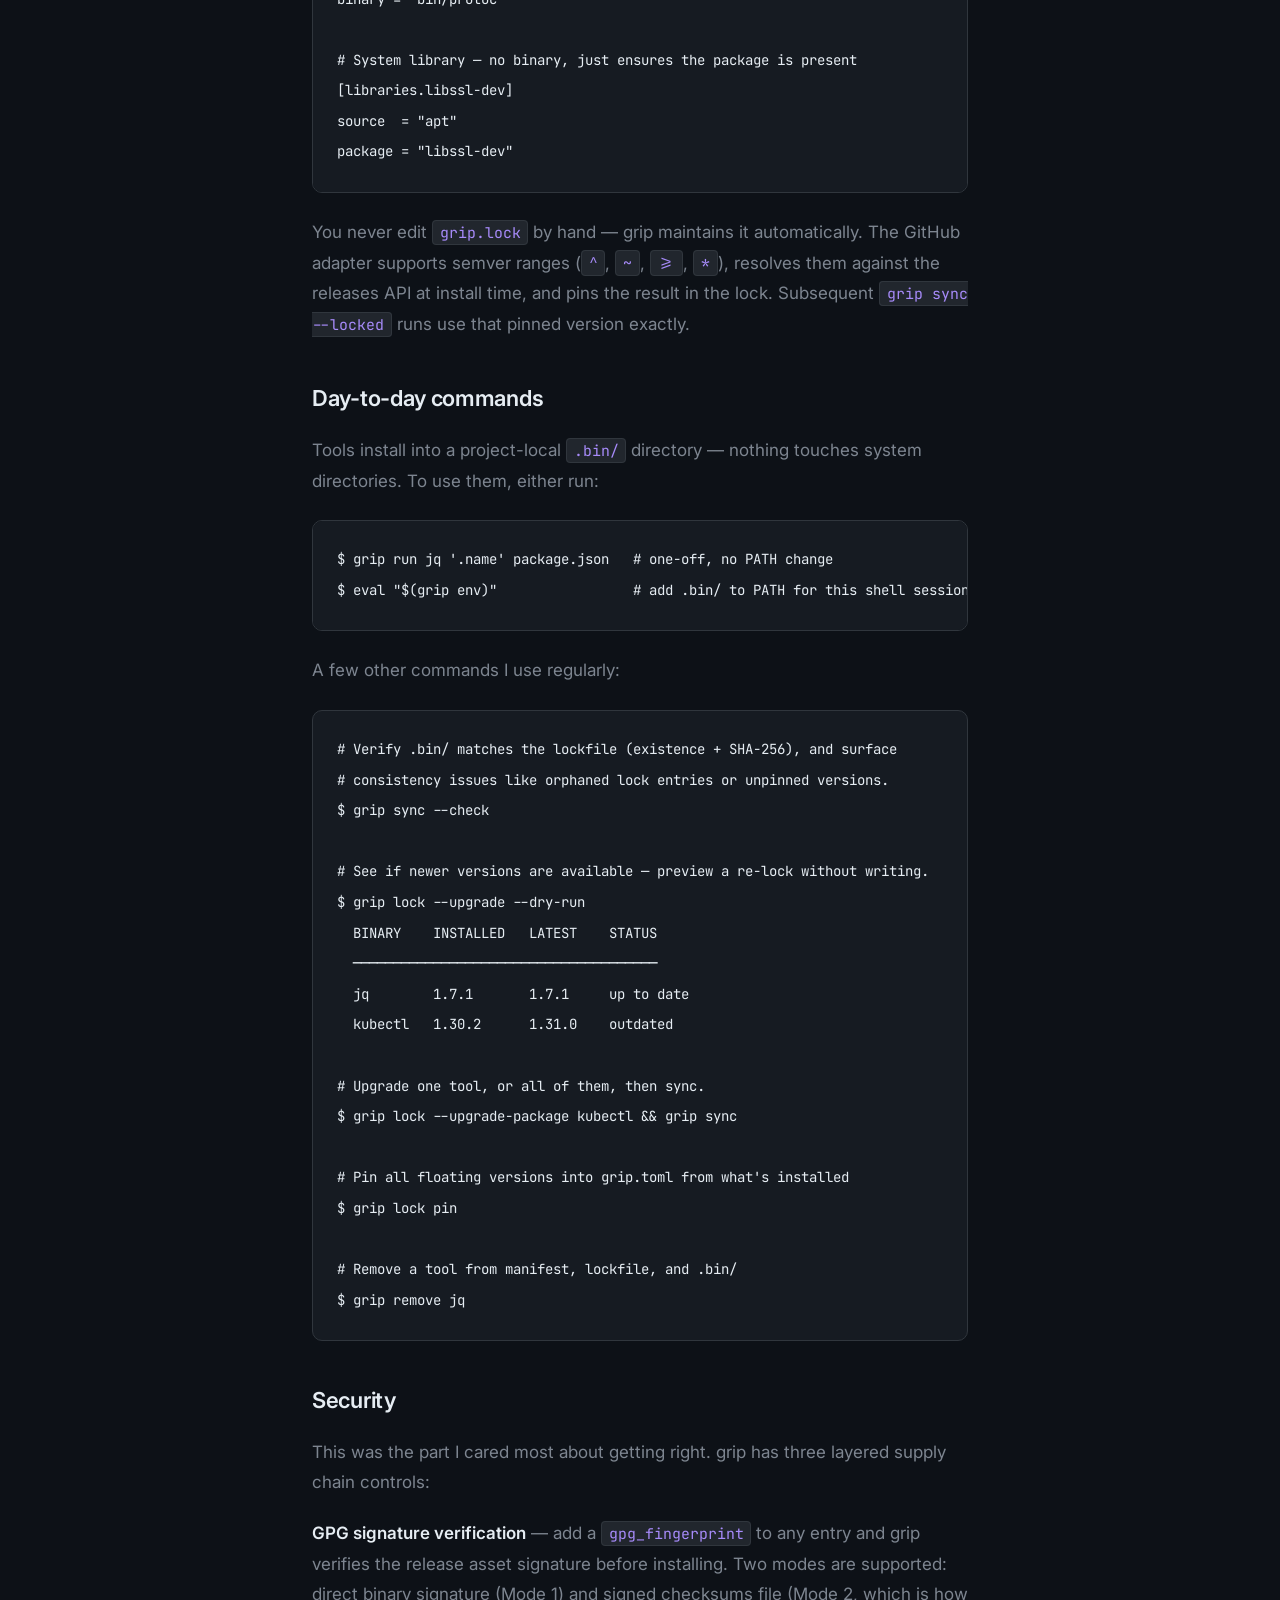
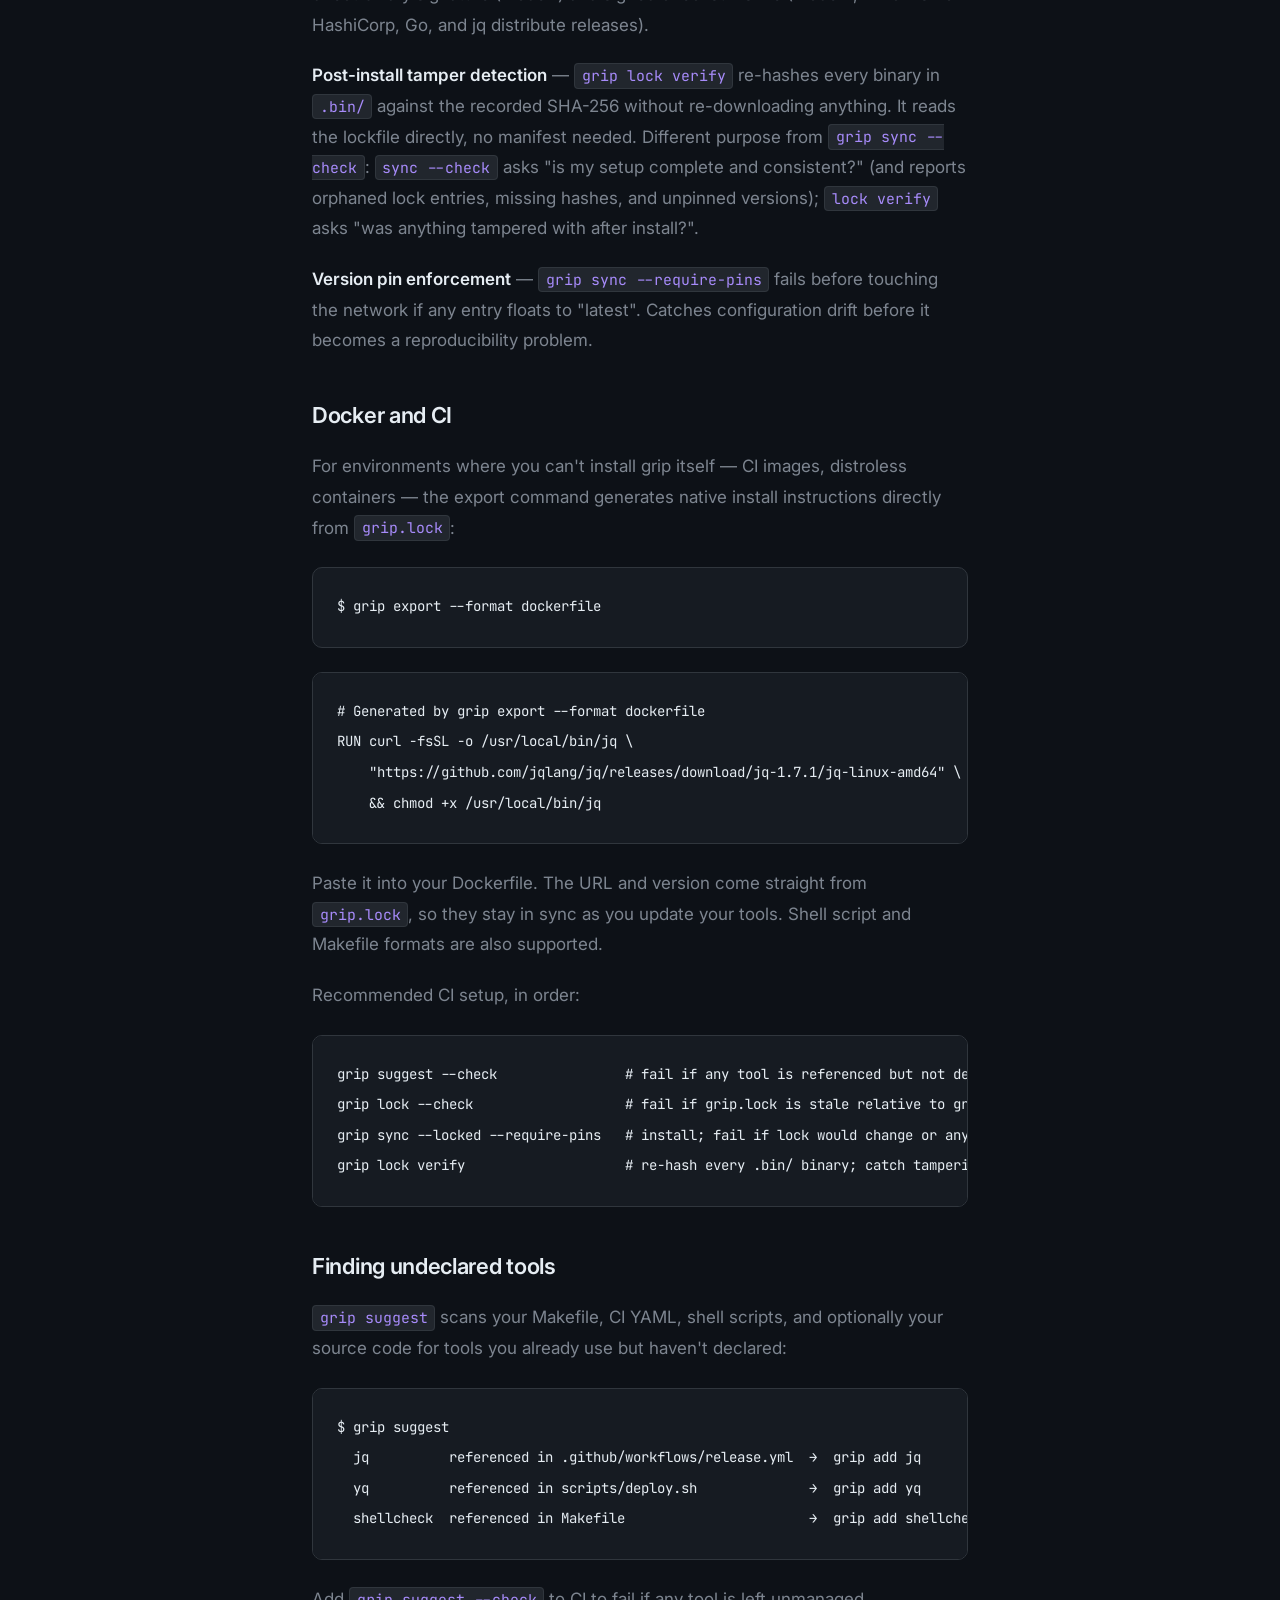
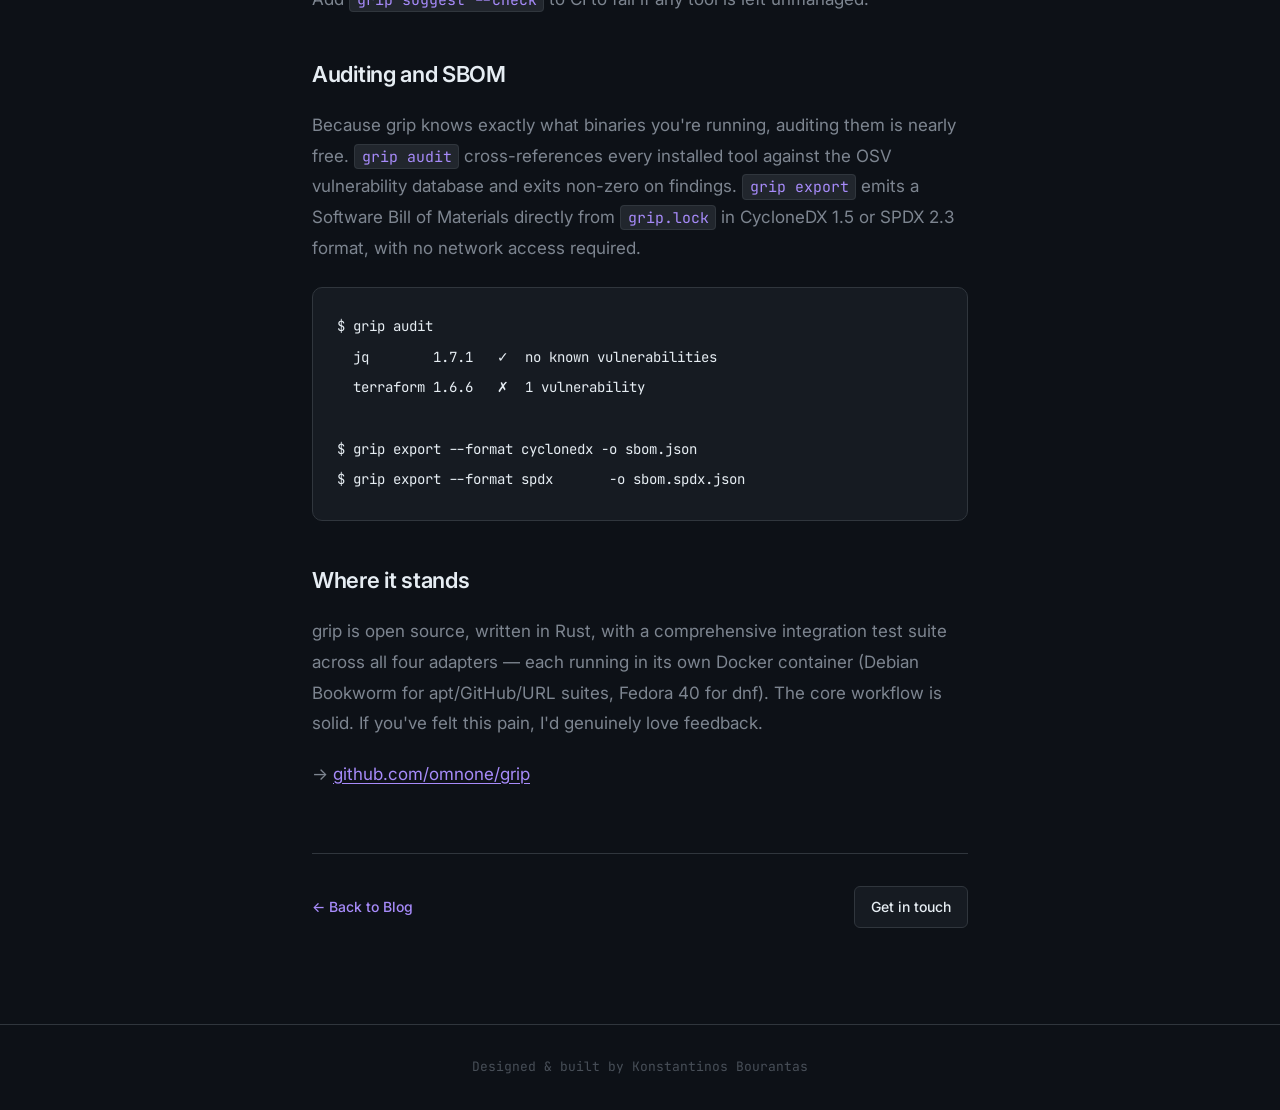
<file: blog/posts/grip-cli-dependency-manager.html>
<!DOCTYPE html>
<html lang="en">
<head>
  <meta charset="UTF-8" />
  <meta name="viewport" content="width=device-width, initial-scale=1" />

  <!-- Primary -->
  <title>I Built a Dependency Manager for CLI Tools — Konstantinos Bourantas</title>
  <meta name="description" content="grip gives CLI tools the same treatment Cargo gives crates: declare them in grip.toml, run grip sync, and every developer, CI job, and Docker build gets the exact same binaries — same version, same SHA-256, no surprises." />
  <meta name="author" content="Konstantinos Bourantas" />
  <link rel="canonical" href="https://omnone.github.io/blog/posts/grip-cli-dependency-manager.html" />

  <!-- Open Graph -->
  <meta property="og:type" content="article" />
  <meta property="og:url" content="https://omnone.github.io/blog/posts/grip-cli-dependency-manager.html" />
  <meta property="og:title" content="I Built a Dependency Manager for CLI Tools — Konstantinos Bourantas" />
  <meta property="og:description" content="grip gives CLI tools the same treatment Cargo gives crates: declare them in grip.toml, run grip sync, and every developer, CI job, and Docker build gets the exact same binaries — same version, same SHA-256, no surprises." />
  <meta property="og:image" content="https://omnone.github.io/assets/images/profile3.jpg" />
  <meta property="og:site_name" content="Konstantinos Bourantas" />
  <meta property="article:author" content="Konstantinos Bourantas" />
  <meta property="article:published_time" content="2025-04-25" />
  <meta property="article:modified_time" content="2026-04-28" />

  <!-- Twitter Card -->
  <meta name="twitter:card" content="summary" />
  <meta name="twitter:title" content="I Built a Dependency Manager for CLI Tools" />
  <meta name="twitter:description" content="grip gives CLI tools the same treatment npm gives packages — lockfile, SHA-256, GPG, SBOM, and a full command set." />

  <!-- JSON-LD: BlogPosting -->
  <script type="application/ld+json">
  {
    "@context": "https://schema.org",
    "@type": "BlogPosting",
    "headline": "I Built a Dependency Manager for CLI Tools",
    "description": "grip gives CLI tools the same treatment Cargo gives crates: declare them in grip.toml, run grip sync, and every developer, CI job, and Docker build gets the exact same binaries — same version, same SHA-256, no surprises.",
    "url": "https://omnone.github.io/blog/posts/grip-cli-dependency-manager.html",
    "datePublished": "2025-04-25",
    "dateModified": "2026-04-28",
    "author": {
      "@type": "Person",
      "name": "Konstantinos Bourantas",
      "url": "https://omnone.github.io"
    },
    "publisher": {
      "@type": "Person",
      "name": "Konstantinos Bourantas",
      "url": "https://omnone.github.io"
    }
  }
  </script>

  <link rel="preconnect" href="https://fonts.googleapis.com">
  <link rel="preconnect" href="https://fonts.gstatic.com" crossorigin>
  <link href="https://fonts.googleapis.com/css2?family=Inter:wght@300;400;500;600;700&family=JetBrains+Mono:wght@400;500&display=swap" rel="stylesheet">
  <link rel="stylesheet" href="../../assets/css/style.css" />
</head>
<body>

  <nav id="navbar">
    <div class="nav-inner">
      <a class="nav-logo" href="/">kb.</a>
      <ul class="nav-links" id="nav-links">
        <li><a href="/#about">About</a></li>
        <li><a href="/#skills">Skills</a></li>
        <li><a href="/#experience">Experience</a></li>
        <li><a href="/blog/index.html">Blog</a></li>
        <li><a href="/#contact" class="btn-nav">Contact</a></li>
      </ul>
      <button class="hamburger" id="hamburger" aria-label="Toggle menu">
        <span></span><span></span><span></span>
      </button>
    </div>
  </nav>

  <article class="post-layout">

    <header class="post-header">
      <span class="blog-tag">DevOps</span>
      <h1>I Built a Dependency Manager for CLI Tools</h1>
      <div class="post-meta">
        <span>Konstantinos Bourantas</span>
        <span>April 2025</span>
        <span>6 min read</span>
      </div>
    </header>

    <hr class="post-divider" />

    <div class="prose">

      <p>Every project I've worked on has the same problem lurking somewhere. We use CLI tools everywhere — in local dev, in CI, in Dockerfiles, in Makefiles — but nobody actually manages them. The README says "install this, version that," and everyone ends up with something slightly different. CI pulls the latest release until a breaking change blows up the build at 2am.</p>

      <p>But version drift is only half the story. Every time a binary is pulled without a hash check, you're trusting that the download hasn't been tampered with. Supply chain attacks on developer tooling are real, increasingly common, and almost never caught until the damage is done.</p>

      <p>I'd been wanting to fix this properly for a long time. So I built <strong>grip</strong>.</p>

      <h2>The idea</h2>

      <p>Three pieces, one workflow: a <strong>manifest</strong> (<code>grip.toml</code>) that declares which tools the project needs and where to get them, a <strong>lockfile</strong> (<code>grip.lock</code>) that records the exact version, download URL, and SHA-256 of every tool, and one command — <code>grip sync</code> — that installs everything reproducibly from the lockfile. Same idea as <code>Cargo.lock</code> or <code>uv.lock</code>, applied to CLI binaries. Commit both files. Every developer runs <code>grip sync</code> after pulling. That's the entire workflow.</p>

      <h2>Quickstart</h2>

      <pre><code># 1. Set up grip in your project (run once, from the project root)
$ grip init
Created grip.toml
Created .gitignore with .bin/

# 2. Discover tools your project already uses but hasn't declared
$ grip suggest
  jq          referenced in .github/workflows/release.yml  →  grip add jq
  shellcheck  referenced in Makefile                       →  grip add shellcheck

# 3. Add tools — grip downloads and installs them immediately.
#    owner/repo is shorthand for --source github; multiple tools in one shot.
$ grip add BurntSushi/ripgrep jq@1.7.1 shellcheck
  3 installed  (1.4s)

# 4. See what is installed
$ grip tree
  NAME         VERSION   SOURCE   INSTALLED AT
  ────────────────────────────────────────────────
  jq           1.7.1     github   2026-04-28 09:41
  ripgrep      14.1.0    github   2026-04-28 09:41
  shellcheck   0.10.0    github   2026-04-28 09:41

# 5. Commit the manifest and lockfile
$ git add grip.toml grip.lock && git commit -m "add dev tools"</code></pre>

      <p>On a teammate's machine — after <code>git pull</code>, one command installs everything:</p>

      <pre><code>$ grip sync --locked
  All up to date  (3 skipped, 0.0s)</code></pre>

      <p><code>--locked</code> means the build fails if <code>grip.lock</code> would change — no silent version drift in CI. If your project already has a <code>Dockerfile</code> with <code>RUN apt-get install</code> lines, <code>grip init</code> will detect it, run the imported packages through a curated registry plus the host package manager, and offer to import the verified set into <code>grip.toml</code> for you.</p>

      <h2>The manifest format</h2>

      <p>Tools can come from four different sources, all declared in the same file:</p>

      <pre><code># Pin an exact version from GitHub Releases
[binaries.jq]
source  = "github"
repo    = "jqlang/jq"
version = "1.7.1"

# Semver range — grip resolves to the highest matching release
# and locks the concrete version in grip.lock
[binaries.kubectl]
source  = "github"
repo    = "kubernetes/kubectl"
version = "^1.30"

# System package manager (apt or dnf)
[binaries.ripgrep]
source  = "apt"
package = "ripgrep"
binary  = "rg"        # on-PATH command differs from package name

# Direct URL (SHA-256 recorded in grip.lock)
[binaries.protoc]
source = "url"
url    = "https://github.com/protocolbuffers/protobuf/releases/download/v26.1/protoc-26.1-linux-x86_64.zip"
binary = "bin/protoc"

# System library — no binary, just ensures the package is present
[libraries.libssl-dev]
source  = "apt"
package = "libssl-dev"</code></pre>

      <p>You never edit <code>grip.lock</code> by hand — grip maintains it automatically. The GitHub adapter supports semver ranges (<code>^</code>, <code>~</code>, <code>>=</code>, <code>*</code>), resolves them against the releases API at install time, and pins the result in the lock. Subsequent <code>grip sync --locked</code> runs use that pinned version exactly.</p>

      <h2>Day-to-day commands</h2>

      <p>Tools install into a project-local <code>.bin/</code> directory — nothing touches system directories. To use them, either run:</p>

      <pre><code>$ grip run jq '.name' package.json   # one-off, no PATH change
$ eval "$(grip env)"                 # add .bin/ to PATH for this shell session</code></pre>

      <p>A few other commands I use regularly:</p>

      <pre><code># Verify .bin/ matches the lockfile (existence + SHA-256), and surface
# consistency issues like orphaned lock entries or unpinned versions.
$ grip sync --check

# See if newer versions are available — preview a re-lock without writing.
$ grip lock --upgrade --dry-run
  BINARY    INSTALLED   LATEST    STATUS
  ──────────────────────────────────────
  jq        1.7.1       1.7.1     up to date
  kubectl   1.30.2      1.31.0    outdated

# Upgrade one tool, or all of them, then sync.
$ grip lock --upgrade-package kubectl &amp;&amp; grip sync

# Pin all floating versions into grip.toml from what's installed
$ grip lock pin

# Remove a tool from manifest, lockfile, and .bin/
$ grip remove jq</code></pre>

      <h2>Security</h2>

      <p>This was the part I cared most about getting right. grip has three layered supply chain controls:</p>

      <p><strong>GPG signature verification</strong> — add a <code>gpg_fingerprint</code> to any entry and grip verifies the release asset signature before installing. Two modes are supported: direct binary signature (Mode 1) and signed checksums file (Mode 2, which is how HashiCorp, Go, and jq distribute releases).</p>

      <p><strong>Post-install tamper detection</strong> — <code>grip lock verify</code> re-hashes every binary in <code>.bin/</code> against the recorded SHA-256 without re-downloading anything. It reads the lockfile directly, no manifest needed. Different purpose from <code>grip sync --check</code>: <code>sync --check</code> asks "is my setup complete and consistent?" (and reports orphaned lock entries, missing hashes, and unpinned versions); <code>lock verify</code> asks "was anything tampered with after install?".</p>

      <p><strong>Version pin enforcement</strong> — <code>grip sync --require-pins</code> fails before touching the network if any entry floats to "latest". Catches configuration drift before it becomes a reproducibility problem.</p>

      <h2>Docker and CI</h2>

      <p>For environments where you can't install grip itself — CI images, distroless containers — the export command generates native install instructions directly from <code>grip.lock</code>:</p>

      <pre><code>$ grip export --format dockerfile</code></pre>

      <pre><code># Generated by grip export --format dockerfile
RUN curl -fsSL -o /usr/local/bin/jq \
    "https://github.com/jqlang/jq/releases/download/jq-1.7.1/jq-linux-amd64" \
    && chmod +x /usr/local/bin/jq</code></pre>

      <p>Paste it into your Dockerfile. The URL and version come straight from <code>grip.lock</code>, so they stay in sync as you update your tools. Shell script and Makefile formats are also supported.</p>

      <p>Recommended CI setup, in order:</p>

      <pre><code>grip suggest --check                # fail if any tool is referenced but not declared
grip lock --check                   # fail if grip.lock is stale relative to grip.toml
grip sync --locked --require-pins   # install; fail if lock would change or any version floats
grip lock verify                    # re-hash every .bin/ binary; catch tampering</code></pre>

      <h2>Finding undeclared tools</h2>

      <p><code>grip suggest</code> scans your Makefile, CI YAML, shell scripts, and optionally your source code for tools you already use but haven't declared:</p>

      <pre><code>$ grip suggest
  jq          referenced in .github/workflows/release.yml  →  grip add jq
  yq          referenced in scripts/deploy.sh              →  grip add yq
  shellcheck  referenced in Makefile                       →  grip add shellcheck</code></pre>

      <p>Add <code>grip suggest --check</code> to CI to fail if any tool is left unmanaged.</p>

      <h2>Auditing and SBOM</h2>

      <p>Because grip knows exactly what binaries you're running, auditing them is nearly free. <code>grip audit</code> cross-references every installed tool against the OSV vulnerability database and exits non-zero on findings. <code>grip export</code> emits a Software Bill of Materials directly from <code>grip.lock</code> in CycloneDX 1.5 or SPDX 2.3 format, with no network access required.</p>

      <pre><code>$ grip audit
  jq        1.7.1   ✓  no known vulnerabilities
  terraform 1.6.6   ✗  1 vulnerability

$ grip export --format cyclonedx -o sbom.json
$ grip export --format spdx       -o sbom.spdx.json</code></pre>

      <h2>Where it stands</h2>

      <p>grip is open source, written in Rust, with a comprehensive integration test suite across all four adapters — each running in its own Docker container (Debian Bookworm for apt/GitHub/URL suites, Fedora 40 for dnf). The core workflow is solid. If you've felt this pain, I'd genuinely love feedback.</p>

      <p>→ <a href="https://github.com/omnone/grip" target="_blank" rel="noopener noreferrer">github.com/omnone/grip</a></p>

    </div>

    <div class="post-footer">
      <a href="../index.html" class="back-link">← Back to Blog</a>
      <a href="/#contact" class="btn-secondary" style="font-size: 0.875rem; padding: 0.5rem 1rem;">Get in touch</a>
    </div>

  </article>

  <footer>
    <p>Designed &amp; built by Konstantinos Bourantas</p>
  </footer>

  <script src="../../assets/js/main.js"></script>
</body>
</html>
</file>
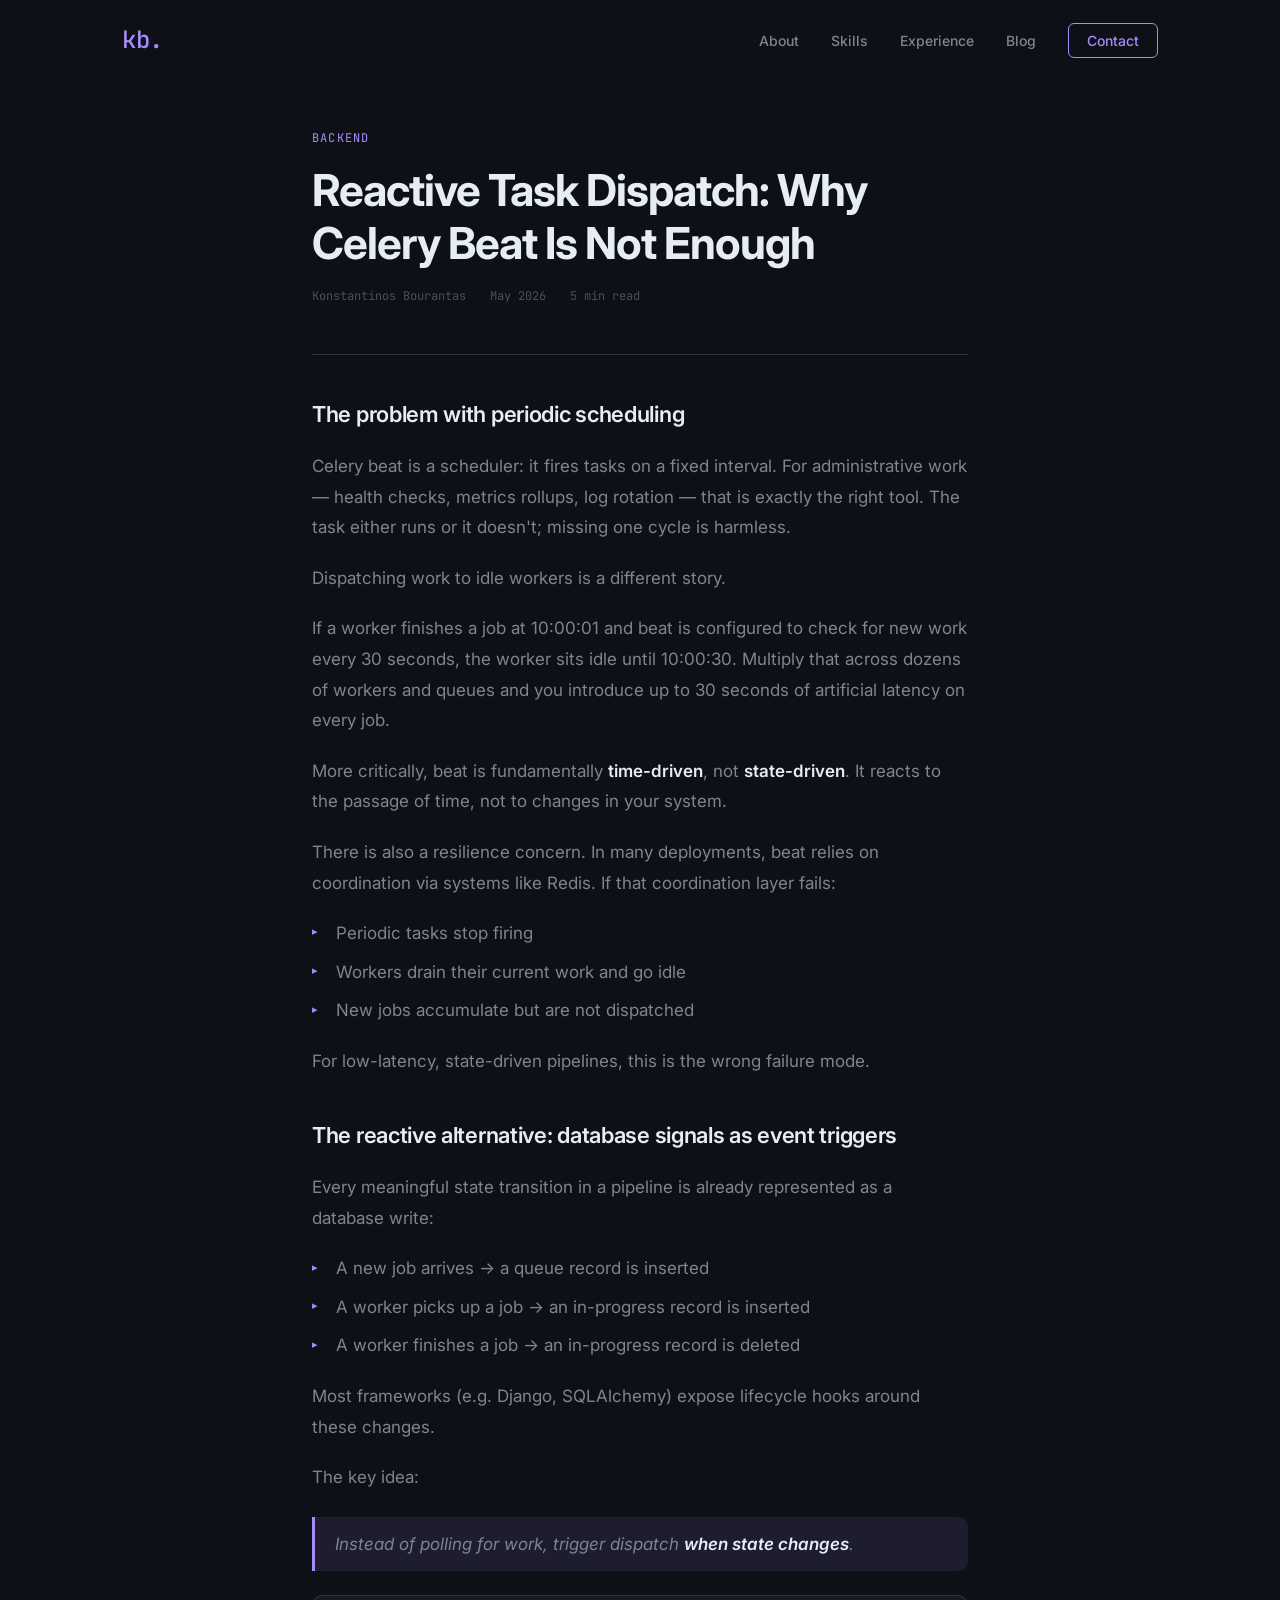
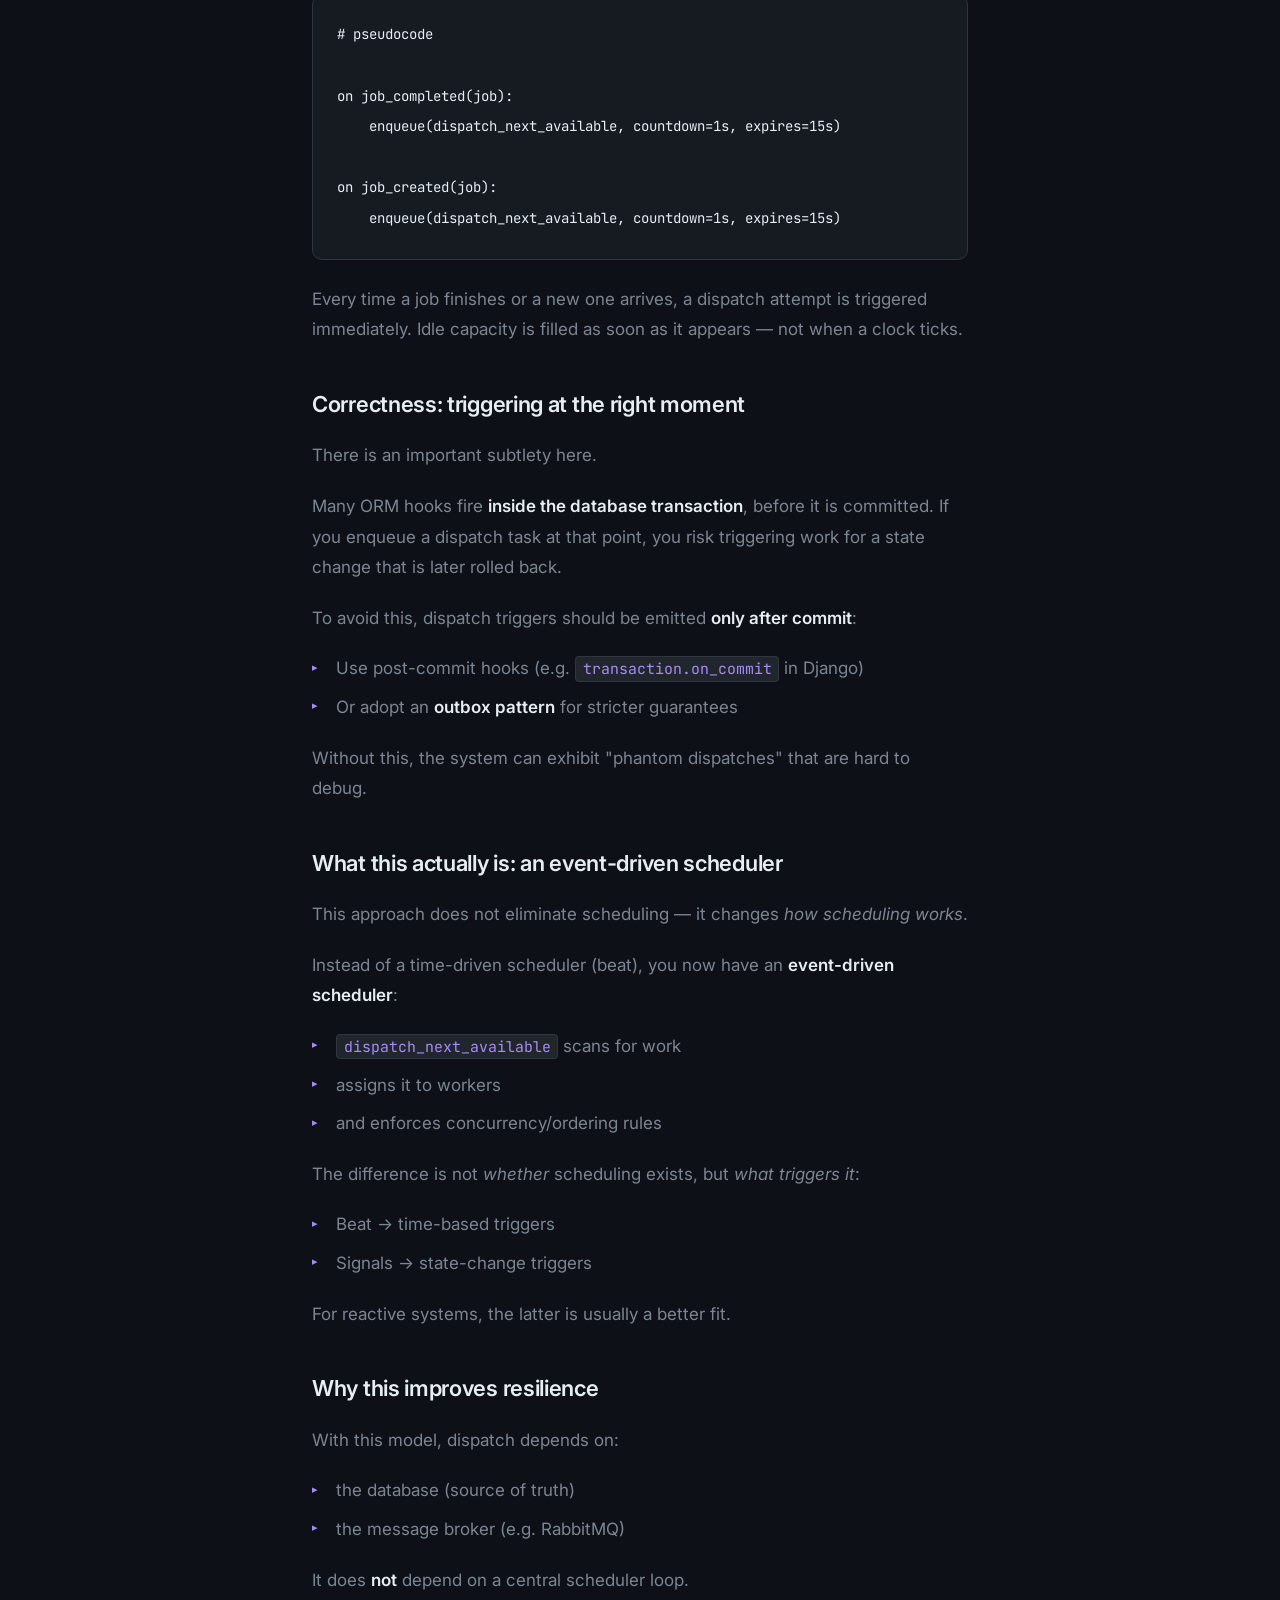
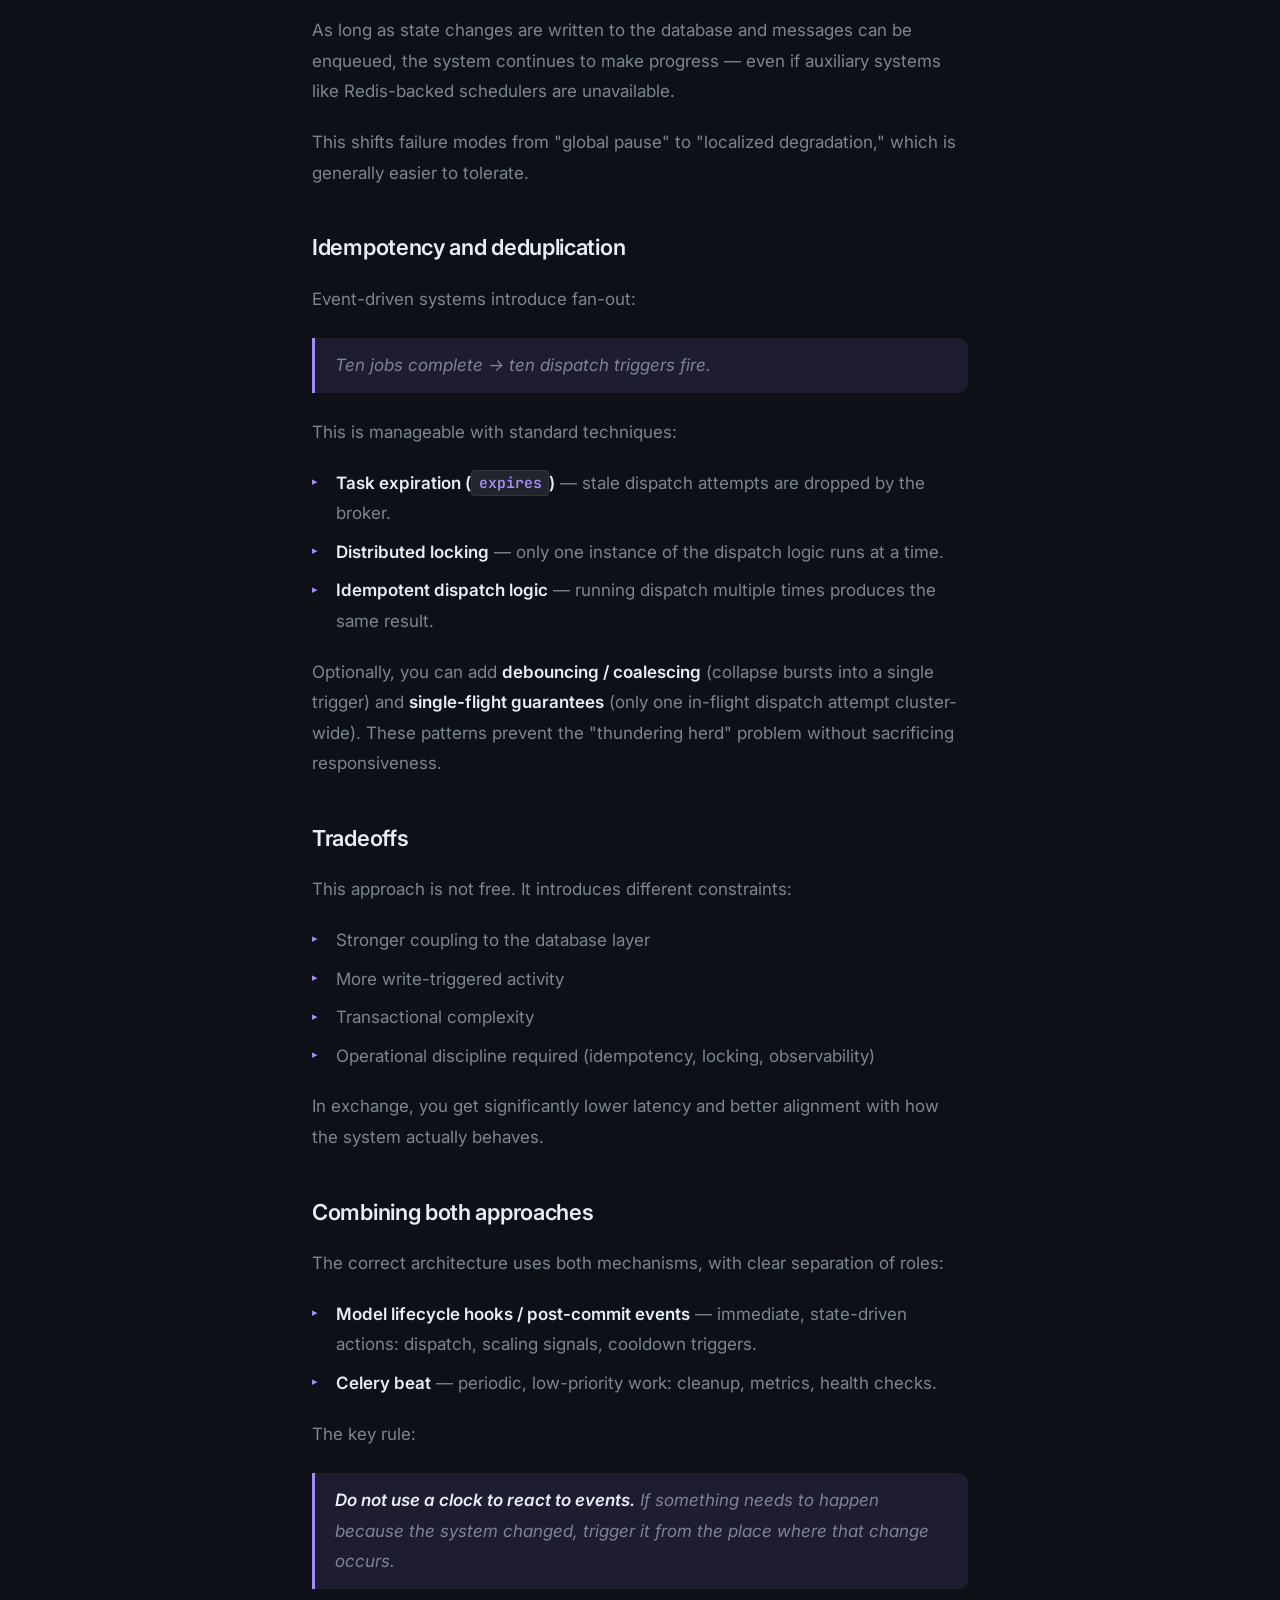
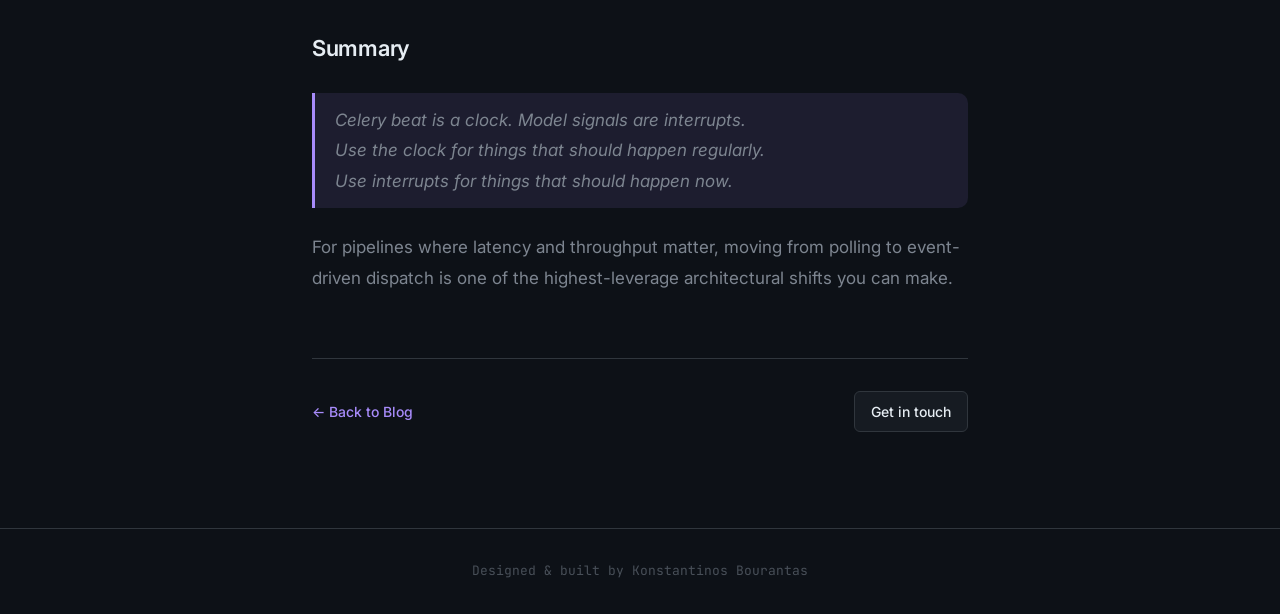
<file: blog/posts/reactive-task-dispatch.html>
<!DOCTYPE html>
<html lang="en">
<head>
  <meta charset="UTF-8" />
  <meta name="viewport" content="width=device-width, initial-scale=1" />

  <!-- Primary -->
  <title>Reactive Task Dispatch: Why Celery Beat Is Not Enough — Konstantinos Bourantas</title>
  <meta name="description" content="Celery beat is a clock; model signals are interrupts. For low-latency pipelines, polling-based scheduling adds artificial delay and the wrong failure modes. Event-driven dispatch fixes both." />
  <meta name="author" content="Konstantinos Bourantas" />
  <link rel="canonical" href="https://omnone.github.io/blog/posts/reactive-task-dispatch.html" />

  <!-- Open Graph -->
  <meta property="og:type" content="article" />
  <meta property="og:url" content="https://omnone.github.io/blog/posts/reactive-task-dispatch.html" />
  <meta property="og:title" content="Reactive Task Dispatch: Why Celery Beat Is Not Enough — Konstantinos Bourantas" />
  <meta property="og:description" content="Celery beat is a clock; model signals are interrupts. For low-latency pipelines, polling-based scheduling adds artificial delay and the wrong failure modes. Event-driven dispatch fixes both." />
  <meta property="og:image" content="https://omnone.github.io/assets/images/profile3.jpg" />
  <meta property="og:site_name" content="Konstantinos Bourantas" />
  <meta property="article:author" content="Konstantinos Bourantas" />
  <meta property="article:published_time" content="2026-05-06" />

  <!-- Twitter Card -->
  <meta name="twitter:card" content="summary" />
  <meta name="twitter:title" content="Reactive Task Dispatch: Why Celery Beat Is Not Enough" />
  <meta name="twitter:description" content="Move from time-driven to event-driven dispatch: lower latency, better failure modes, and a clearer split between scheduled and reactive work." />

  <!-- JSON-LD: BlogPosting -->
  <script type="application/ld+json">
  {
    "@context": "https://schema.org",
    "@type": "BlogPosting",
    "headline": "Reactive Task Dispatch: Why Celery Beat Is Not Enough",
    "description": "Celery beat is a clock; model signals are interrupts. For low-latency pipelines, polling-based scheduling adds artificial delay and the wrong failure modes. Event-driven dispatch fixes both.",
    "url": "https://omnone.github.io/blog/posts/reactive-task-dispatch.html",
    "datePublished": "2026-05-06",
    "author": {
      "@type": "Person",
      "name": "Konstantinos Bourantas",
      "url": "https://omnone.github.io"
    },
    "publisher": {
      "@type": "Person",
      "name": "Konstantinos Bourantas",
      "url": "https://omnone.github.io"
    }
  }
  </script>

  <link rel="preconnect" href="https://fonts.googleapis.com">
  <link rel="preconnect" href="https://fonts.gstatic.com" crossorigin>
  <link href="https://fonts.googleapis.com/css2?family=Inter:wght@300;400;500;600;700&family=JetBrains+Mono:wght@400;500&display=swap" rel="stylesheet">
  <link rel="stylesheet" href="../../assets/css/style.css" />
</head>
<body>

  <nav id="navbar">
    <div class="nav-inner">
      <a class="nav-logo" href="/">kb.</a>
      <ul class="nav-links" id="nav-links">
        <li><a href="/#about">About</a></li>
        <li><a href="/#skills">Skills</a></li>
        <li><a href="/#experience">Experience</a></li>
        <li><a href="/blog/index.html">Blog</a></li>
        <li><a href="/#contact" class="btn-nav">Contact</a></li>
      </ul>
      <button class="hamburger" id="hamburger" aria-label="Toggle menu">
        <span></span><span></span><span></span>
      </button>
    </div>
  </nav>

  <article class="post-layout">

    <header class="post-header">
      <span class="blog-tag">Backend</span>
      <h1>Reactive Task Dispatch: Why Celery Beat Is Not Enough</h1>
      <div class="post-meta">
        <span>Konstantinos Bourantas</span>
        <span>May 2026</span>
        <span>5 min read</span>
      </div>
    </header>

    <hr class="post-divider" />

    <div class="prose">

      <h2>The problem with periodic scheduling</h2>

      <p>Celery beat is a scheduler: it fires tasks on a fixed interval. For administrative work — health checks, metrics rollups, log rotation — that is exactly the right tool. The task either runs or it doesn't; missing one cycle is harmless.</p>

      <p>Dispatching work to idle workers is a different story.</p>

      <p>If a worker finishes a job at 10:00:01 and beat is configured to check for new work every 30 seconds, the worker sits idle until 10:00:30. Multiply that across dozens of workers and queues and you introduce up to 30 seconds of artificial latency on every job.</p>

      <p>More critically, beat is fundamentally <strong>time-driven</strong>, not <strong>state-driven</strong>. It reacts to the passage of time, not to changes in your system.</p>

      <p>There is also a resilience concern. In many deployments, beat relies on coordination via systems like Redis. If that coordination layer fails:</p>

      <ul>
        <li>Periodic tasks stop firing</li>
        <li>Workers drain their current work and go idle</li>
        <li>New jobs accumulate but are not dispatched</li>
      </ul>

      <p>For low-latency, state-driven pipelines, this is the wrong failure mode.</p>

      <h2>The reactive alternative: database signals as event triggers</h2>

      <p>Every meaningful state transition in a pipeline is already represented as a database write:</p>

      <ul>
        <li>A new job arrives → a queue record is inserted</li>
        <li>A worker picks up a job → an in-progress record is inserted</li>
        <li>A worker finishes a job → an in-progress record is deleted</li>
      </ul>

      <p>Most frameworks (e.g. Django, SQLAlchemy) expose lifecycle hooks around these changes.</p>

      <p>The key idea:</p>

      <blockquote>
        Instead of polling for work, trigger dispatch <strong>when state changes</strong>.
      </blockquote>

      <pre><code># pseudocode

on job_completed(job):
    enqueue(dispatch_next_available, countdown=1s, expires=15s)

on job_created(job):
    enqueue(dispatch_next_available, countdown=1s, expires=15s)</code></pre>

      <p>Every time a job finishes or a new one arrives, a dispatch attempt is triggered immediately. Idle capacity is filled as soon as it appears — not when a clock ticks.</p>

      <h2>Correctness: triggering at the right moment</h2>

      <p>There is an important subtlety here.</p>

      <p>Many ORM hooks fire <strong>inside the database transaction</strong>, before it is committed. If you enqueue a dispatch task at that point, you risk triggering work for a state change that is later rolled back.</p>

      <p>To avoid this, dispatch triggers should be emitted <strong>only after commit</strong>:</p>

      <ul>
        <li>Use post-commit hooks (e.g. <code>transaction.on_commit</code> in Django)</li>
        <li>Or adopt an <strong>outbox pattern</strong> for stricter guarantees</li>
      </ul>

      <p>Without this, the system can exhibit "phantom dispatches" that are hard to debug.</p>

      <h2>What this actually is: an event-driven scheduler</h2>

      <p>This approach does not eliminate scheduling — it changes <em>how scheduling works</em>.</p>

      <p>Instead of a time-driven scheduler (beat), you now have an <strong>event-driven scheduler</strong>:</p>

      <ul>
        <li><code>dispatch_next_available</code> scans for work</li>
        <li>assigns it to workers</li>
        <li>and enforces concurrency/ordering rules</li>
      </ul>

      <p>The difference is not <em>whether</em> scheduling exists, but <em>what triggers it</em>:</p>

      <ul>
        <li>Beat → time-based triggers</li>
        <li>Signals → state-change triggers</li>
      </ul>

      <p>For reactive systems, the latter is usually a better fit.</p>

      <h2>Why this improves resilience</h2>

      <p>With this model, dispatch depends on:</p>

      <ul>
        <li>the database (source of truth)</li>
        <li>the message broker (e.g. RabbitMQ)</li>
      </ul>

      <p>It does <strong>not</strong> depend on a central scheduler loop.</p>

      <p>As long as state changes are written to the database and messages can be enqueued, the system continues to make progress — even if auxiliary systems like Redis-backed schedulers are unavailable.</p>

      <p>This shifts failure modes from "global pause" to "localized degradation," which is generally easier to tolerate.</p>

      <h2>Idempotency and deduplication</h2>

      <p>Event-driven systems introduce fan-out:</p>

      <blockquote>
        Ten jobs complete → ten dispatch triggers fire.
      </blockquote>

      <p>This is manageable with standard techniques:</p>

      <ul>
        <li><strong>Task expiration (<code>expires</code>)</strong> — stale dispatch attempts are dropped by the broker.</li>
        <li><strong>Distributed locking</strong> — only one instance of the dispatch logic runs at a time.</li>
        <li><strong>Idempotent dispatch logic</strong> — running dispatch multiple times produces the same result.</li>
      </ul>

      <p>Optionally, you can add <strong>debouncing / coalescing</strong> (collapse bursts into a single trigger) and <strong>single-flight guarantees</strong> (only one in-flight dispatch attempt cluster-wide). These patterns prevent the "thundering herd" problem without sacrificing responsiveness.</p>

      <h2>Tradeoffs</h2>

      <p>This approach is not free. It introduces different constraints:</p>

      <ul>
        <li>Stronger coupling to the database layer</li>
        <li>More write-triggered activity</li>
        <li>Transactional complexity</li>
        <li>Operational discipline required (idempotency, locking, observability)</li>
      </ul>

      <p>In exchange, you get significantly lower latency and better alignment with how the system actually behaves.</p>

      <h2>Combining both approaches</h2>

      <p>The correct architecture uses both mechanisms, with clear separation of roles:</p>

      <ul>
        <li><strong>Model lifecycle hooks / post-commit events</strong> — immediate, state-driven actions: dispatch, scaling signals, cooldown triggers.</li>
        <li><strong>Celery beat</strong> — periodic, low-priority work: cleanup, metrics, health checks.</li>
      </ul>

      <p>The key rule:</p>

      <blockquote>
        <strong>Do not use a clock to react to events.</strong> If something needs to happen because the system changed, trigger it from the place where that change occurs.
      </blockquote>

      <h2>Summary</h2>

      <blockquote>
        Celery beat is a clock. Model signals are interrupts.<br />
        Use the clock for things that should happen regularly.<br />
        Use interrupts for things that should happen <em>now</em>.
      </blockquote>

      <p>For pipelines where latency and throughput matter, moving from polling to event-driven dispatch is one of the highest-leverage architectural shifts you can make.</p>

    </div>

    <div class="post-footer">
      <a href="../index.html" class="back-link">← Back to Blog</a>
      <a href="/#contact" class="btn-secondary" style="font-size: 0.875rem; padding: 0.5rem 1rem;">Get in touch</a>
    </div>

  </article>

  <footer>
    <p>Designed &amp; built by Konstantinos Bourantas</p>
  </footer>

  <script src="../../assets/js/main.js"></script>
</body>
</html>
</file>
<file: assets/css/style.css>
/* ================================================
   Design System — Konstantinos Bourantas
   ================================================ */
:root {
  --bg: #0d1117;
  --surface: #161b22;
  --surface-2: #21262d;
  --border: #30363d;
  --accent: #a78bfa;
  --accent-dim: rgba(167, 139, 250, 0.1);
  --text-primary: #e6edf3;
  --text-secondary: #7d8590;
  --text-muted: #484f58;
  --font-sans: 'Inter', -apple-system, BlinkMacSystemFont, 'Segoe UI', sans-serif;
  --font-mono: 'JetBrains Mono', 'Fira Code', 'Cascadia Code', monospace;
  --transition: 0.2s ease;
  --shadow-lg: 0 8px 32px rgba(0, 0, 0, 0.5);
  --radius: 10px;
}

/* ================================================
   Reset & Base
   ================================================ */
*, *::before, *::after { box-sizing: border-box; margin: 0; padding: 0; }

html {
  scroll-behavior: smooth;
  scrollbar-width: thin;
  scrollbar-color: var(--border) var(--bg);
}

::-webkit-scrollbar { width: 6px; }
::-webkit-scrollbar-track { background: var(--bg); }
::-webkit-scrollbar-thumb { background: var(--border); border-radius: 3px; }
::-webkit-scrollbar-thumb:hover { background: var(--text-muted); }

body {
  background: var(--bg);
  color: var(--text-primary);
  font-family: var(--font-sans);
  font-size: 16px;
  line-height: 1.7;
  -webkit-font-smoothing: antialiased;
}

a { color: inherit; text-decoration: none; }
ul { list-style: none; }
img { display: block; max-width: 100%; }

/* ================================================
   Navigation
   ================================================ */
#navbar {
  position: fixed;
  top: 0;
  width: 100%;
  z-index: 100;
  padding: 1.25rem 0;
  transition: padding var(--transition), background var(--transition), border-color var(--transition);
  border-bottom: 1px solid transparent;
}

#navbar.scrolled {
  background: rgba(13, 17, 23, 0.9);
  backdrop-filter: blur(12px);
  -webkit-backdrop-filter: blur(12px);
  border-bottom-color: var(--border);
  padding: 0.875rem 0;
}

.nav-inner {
  max-width: 1100px;
  margin: 0 auto;
  padding: 0 2rem;
  display: flex;
  align-items: center;
  justify-content: space-between;
}

.nav-logo {
  font-family: var(--font-mono);
  font-size: 1.5rem;
  font-weight: 500;
  color: var(--accent);
  letter-spacing: -0.5px;
}

.nav-links {
  display: flex;
  align-items: center;
  gap: 2rem;
}

.nav-links a {
  color: var(--text-secondary);
  font-size: 0.875rem;
  font-weight: 500;
  transition: color var(--transition);
}

.nav-links a:hover { color: var(--text-primary); }

.btn-nav {
  color: var(--accent) !important;
  border: 1px solid var(--accent);
  padding: 0.5rem 1.125rem !important;
  border-radius: 6px;
  transition: background var(--transition) !important;
}

.btn-nav:hover { background: var(--accent-dim) !important; }

.hamburger {
  display: none;
  flex-direction: column;
  gap: 5px;
  background: none;
  border: none;
  cursor: pointer;
  padding: 4px;
}

.hamburger span {
  display: block;
  width: 22px;
  height: 2px;
  background: var(--text-primary);
  border-radius: 2px;
  transition: all var(--transition);
}

.nav-links.open {
  display: flex !important;
  flex-direction: column;
  position: fixed;
  top: 0; right: 0; bottom: 0;
  width: 65%;
  max-width: 280px;
  background: var(--surface);
  border-left: 1px solid var(--border);
  padding: 5rem 2rem 2rem;
  gap: 1.75rem;
  z-index: 99;
  box-shadow: -8px 0 32px rgba(0, 0, 0, 0.4);
}

/* ================================================
   Hero
   ================================================ */
#hero {
  min-height: 100vh;
  display: flex;
  flex-direction: column;
  justify-content: center;
  padding: 0 2rem;
  max-width: 1100px;
  margin: 0 auto;
  position: relative;
}

.hero-greeting {
  font-family: var(--font-mono);
  color: var(--accent);
  font-size: 1rem;
  margin-bottom: 1rem;
  opacity: 0;
  animation: fadeUp 0.6s 0.2s forwards;
}

.hero-name {
  font-size: clamp(2.5rem, 6vw, 5rem);
  font-weight: 700;
  letter-spacing: -2px;
  line-height: 1.05;
  margin-bottom: 0.875rem;
  opacity: 0;
  animation: fadeUp 0.6s 0.35s forwards;
}

.hero-role {
  font-size: clamp(1.25rem, 3vw, 2rem);
  font-weight: 300;
  color: var(--text-secondary);
  margin-bottom: 1.75rem;
  min-height: 3rem;
  opacity: 0;
  animation: fadeUp 0.6s 0.5s forwards;
}

#typed-text { color: var(--accent); font-weight: 500; }
.typed-cursor { color: var(--accent); }

.hero-tagline {
  max-width: 500px;
  color: var(--text-secondary);
  font-size: 1.0625rem;
  margin-bottom: 2.5rem;
  line-height: 1.7;
  opacity: 0;
  animation: fadeUp 0.6s 0.65s forwards;
}

.hero-cta {
  display: flex;
  gap: 1rem;
  flex-wrap: wrap;
  opacity: 0;
  animation: fadeUp 0.6s 0.8s forwards;
}

.hero-scroll {
  position: absolute;
  bottom: 2.5rem;
  display: flex;
  align-items: center;
  gap: 0.75rem;
  color: var(--text-muted);
  font-size: 0.6875rem;
  font-family: var(--font-mono);
  letter-spacing: 0.1em;
  text-transform: uppercase;
  opacity: 0;
  animation: fadeIn 1s 1.5s forwards;
}

.scroll-line {
  width: 40px;
  height: 1px;
  background: var(--text-muted);
  animation: scrollPulse 2s 2s infinite;
}

/* ================================================
   Buttons
   ================================================ */
.btn-primary {
  display: inline-block;
  background: var(--accent);
  color: #0d1117;
  padding: 0.75rem 1.75rem;
  border-radius: 6px;
  font-weight: 600;
  font-size: 0.9375rem;
  transition: opacity var(--transition), transform var(--transition);
}

.btn-primary:hover { opacity: 0.85; transform: translateY(-1px); }

.btn-secondary {
  display: inline-block;
  color: var(--text-primary);
  border: 1px solid var(--border);
  padding: 0.75rem 1.75rem;
  border-radius: 6px;
  font-weight: 500;
  font-size: 0.9375rem;
  background: var(--surface);
  transition: border-color var(--transition), background var(--transition), transform var(--transition);
}

.btn-secondary:hover {
  border-color: var(--accent);
  background: var(--accent-dim);
  transform: translateY(-1px);
}

/* ================================================
   Sections
   ================================================ */
section { padding: 6rem 0; }

.section-inner {
  max-width: 1100px;
  margin: 0 auto;
  padding: 0 2rem;
}

.section-title {
  font-size: 1.75rem;
  font-weight: 700;
  margin-bottom: 3rem;
  display: flex;
  align-items: center;
  gap: 0.75rem;
  white-space: nowrap;
}

.section-title::after {
  content: '';
  flex: 1;
  height: 1px;
  background: var(--border);
  max-width: 320px;
  min-width: 40px;
}

.title-num {
  font-family: var(--font-mono);
  font-size: 1rem;
  color: var(--accent);
  font-weight: 400;
}

/* ================================================
   About
   ================================================ */
#about { background: var(--bg); }

.about-grid {
  display: grid;
  grid-template-columns: 1fr 260px;
  gap: 4rem;
  align-items: start;
}

.about-text p {
  color: var(--text-secondary);
  margin-bottom: 1.25rem;
  font-size: 1rem;
  line-height: 1.8;
}

.about-text strong { color: var(--text-primary); font-weight: 600; }

.about-interests {
  margin-top: 1.5rem;
}

.about-interests h4 {
  font-size: 0.75rem;
  font-family: var(--font-mono);
  text-transform: uppercase;
  letter-spacing: 0.08em;
  color: var(--accent);
  margin-bottom: 0.75rem;
}

.about-interests ul {
  list-style: none;
  padding: 0;
  margin: 0;
  display: flex;
  flex-direction: column;
  gap: 0.4rem;
}

.about-interests ul li {
  font-size: 0.9rem;
  color: var(--text-secondary);
  padding-left: 1.25rem;
  position: relative;
}

.about-interests ul li::before {
  content: '▸';
  position: absolute;
  left: 0;
  color: var(--accent);
  font-size: 0.75rem;
  top: 0.1em;
}

.about-links {
  display: flex;
  gap: 1.5rem;
  margin-top: 2rem;
  flex-wrap: wrap;
}

.icon-link {
  color: var(--accent);
  font-size: 0.875rem;
  font-weight: 500;
  transition: opacity var(--transition);
  display: flex;
  align-items: center;
  gap: 0.25rem;
}

.icon-link::after { content: ' ↗'; font-size: 0.7rem; opacity: 0.7; }
.icon-link:hover { opacity: 0.7; }

.about-image { display: flex; justify-content: center; }

.img-wrapper {
  width: 220px;
  height: 220px;
  border-radius: var(--radius);
  overflow: hidden;
  border: 2px solid var(--border);
  box-shadow: var(--shadow-lg);
  position: relative;
}

.img-wrapper::after {
  content: '';
  position: absolute;
  inset: 0;
  background: linear-gradient(135deg, var(--accent-dim), transparent 60%);
  pointer-events: none;
}

.img-wrapper img {
  width: 100%;
  height: 100%;
  object-fit: cover;
  filter: grayscale(15%);
  transition: filter 0.4s;
}

.img-wrapper:hover img { filter: grayscale(0%); }

/* ================================================
   Skills
   ================================================ */
#skills { background: var(--surface); }

.skills-grid {
  display: grid;
  grid-template-columns: repeat(auto-fill, minmax(260px, 1fr));
  gap: 1.5rem;
}

.skill-category {
  background: var(--bg);
  border: 1px solid var(--border);
  border-radius: var(--radius);
  padding: 1.5rem;
  transition: border-color var(--transition);
}

.skill-category:hover { border-color: var(--accent); }

.skill-category h3 {
  font-size: 0.75rem;
  font-family: var(--font-mono);
  text-transform: uppercase;
  letter-spacing: 0.1em;
  color: var(--text-muted);
  margin-bottom: 1rem;
}

.skill-tags { display: flex; flex-wrap: wrap; gap: 0.5rem; }

.tag {
  display: inline-block;
  padding: 0.25rem 0.7rem;
  border-radius: 4px;
  font-size: 0.8125rem;
  font-weight: 500;
  background: var(--surface-2);
  color: var(--text-secondary);
  border: 1px solid var(--border);
  transition: border-color var(--transition), color var(--transition);
}

.tag:hover { border-color: var(--accent); color: var(--text-primary); }

.tag-primary {
  background: var(--accent-dim);
  color: var(--accent);
  border-color: rgba(167, 139, 250, 0.3);
}

/* ================================================
   Experience Timeline
   ================================================ */
#experience { background: var(--bg); }

.timeline {
  position: relative;
  padding-left: 2rem;
}

.timeline::before {
  content: '';
  position: absolute;
  left: 0;
  top: 8px;
  bottom: 2rem;
  width: 2px;
  background: linear-gradient(to bottom, var(--accent) 0%, var(--border) 100%);
}

.timeline-item {
  position: relative;
  padding-bottom: 2.5rem;
  opacity: 0;
  transform: translateY(16px);
  transition: opacity 0.5s ease, transform 0.5s ease;
}

.timeline-item.visible { opacity: 1; transform: translateY(0); }
.timeline-item:last-child { padding-bottom: 0; }

.timeline-dot {
  position: absolute;
  left: -2.375rem;
  top: 7px;
  width: 12px;
  height: 12px;
  border-radius: 50%;
  background: var(--accent);
  border: 2px solid var(--bg);
  box-shadow: 0 0 0 2px var(--accent);
}

.timeline-content {
  background: var(--surface);
  border: 1px solid var(--border);
  border-radius: var(--radius);
  padding: 1.5rem 1.75rem;
  transition: border-color var(--transition);
}

.timeline-content:hover { border-color: rgba(167, 139, 250, 0.4); }

.timeline-header {
  display: flex;
  align-items: baseline;
  flex-wrap: wrap;
  gap: 0.5rem 0.75rem;
  margin-bottom: 0.25rem;
}

.timeline-header h3 { font-size: 1.0625rem; font-weight: 600; }
.timeline-company { color: var(--accent); font-size: 0.9375rem; font-weight: 500; }

.timeline-date {
  display: block;
  font-family: var(--font-mono);
  font-size: 0.75rem;
  color: var(--text-muted);
  margin-bottom: 1rem;
}

.timeline-content > p { color: var(--text-secondary); font-size: 0.9375rem; }
.timeline-content ul { display: flex; flex-direction: column; gap: 0.5rem; }

.timeline-content li {
  color: var(--text-secondary);
  font-size: 0.9375rem;
  padding-left: 1.25rem;
  position: relative;
  line-height: 1.6;
}

.timeline-content li::before {
  content: '▸';
  position: absolute;
  left: 0;
  color: var(--accent);
  font-size: 0.7rem;
  top: 0.22em;
}

/* ================================================
   Blog Preview
   ================================================ */
#blog-preview { background: var(--surface); }

.section-sub {
  color: var(--text-secondary);
  margin-top: -2rem;
  margin-bottom: 2.5rem;
  font-size: 0.9375rem;
}

.blog-grid {
  display: grid;
  grid-template-columns: repeat(auto-fill, minmax(280px, 1fr));
  gap: 1.5rem;
}

.blog-card {
  display: flex;
  flex-direction: column;
  background: var(--bg);
  border: 1px solid var(--border);
  border-radius: var(--radius);
  padding: 1.75rem;
  transition: border-color var(--transition), transform var(--transition);
}

.blog-card:hover { border-color: var(--accent); transform: translateY(-2px); }

.blog-tag {
  font-family: var(--font-mono);
  font-size: 0.6875rem;
  color: var(--accent);
  text-transform: uppercase;
  letter-spacing: 0.1em;
  margin-bottom: 0.875rem;
  display: block;
}

.blog-card h3 {
  font-size: 1rem;
  font-weight: 600;
  line-height: 1.45;
  margin-bottom: 0.75rem;
  transition: color var(--transition);
}

.blog-card:hover h3 { color: var(--accent); }

.blog-card > p {
  color: var(--text-secondary);
  font-size: 0.875rem;
  line-height: 1.65;
  flex: 1;
  margin-bottom: 1.25rem;
}

.blog-date {
  font-family: var(--font-mono);
  font-size: 0.6875rem;
  color: var(--text-muted);
  display: block;
}

.blog-card-more {
  align-items: center;
  justify-content: center;
  min-height: 120px;
  border-style: dashed;
  border-color: var(--surface-2);
}

.more-label { color: var(--accent); font-size: 1rem; font-weight: 500; }

/* ================================================
   Contact
   ================================================ */
#contact { background: var(--bg); }

.contact-inner {
  text-align: center;
  max-width: 600px;
  margin: 0 auto;
}

.contact-inner .section-title { justify-content: center; }
.contact-inner .section-title::after { display: none; }

.contact-inner > p {
  color: var(--text-secondary);
  margin-bottom: 2.5rem;
  font-size: 1.0625rem;
  line-height: 1.7;
}

.social-row {
  display: flex;
  justify-content: center;
  gap: 2rem;
  margin-top: 2.5rem;
  flex-wrap: wrap;
}

.social-row a {
  color: var(--text-secondary);
  font-size: 0.875rem;
  font-weight: 500;
  transition: color var(--transition);
}

.social-row a:hover { color: var(--accent); }

/* ================================================
   Footer
   ================================================ */
footer {
  border-top: 1px solid var(--border);
  padding: 2rem;
  text-align: center;
  color: var(--text-muted);
  font-size: 0.8125rem;
  font-family: var(--font-mono);
  line-height: 1.6;
}

footer p + p { margin-top: 0.5rem; }
footer a { color: var(--accent); transition: opacity var(--transition); }
footer a:hover { opacity: 0.7; }

/* ================================================
   Blog Pages — Layout
   ================================================ */
.page-header {
  max-width: 1100px;
  margin: 0 auto;
  padding: 8rem 2rem 4rem;
}

.page-header h1 {
  font-size: clamp(2rem, 4vw, 3rem);
  font-weight: 700;
  letter-spacing: -1px;
  margin-bottom: 0.75rem;
}

.page-header p { color: var(--text-secondary); font-size: 1.0625rem; }

.blog-listing {
  max-width: 1100px;
  margin: 0 auto;
  padding: 0 2rem 6rem;
  display: grid;
  grid-template-columns: repeat(auto-fill, minmax(300px, 1fr));
  gap: 1.5rem;
}

/* ================================================
   Blog Post Prose
   ================================================ */
.post-layout {
  max-width: 720px;
  margin: 0 auto;
  padding: 8rem 2rem 6rem;
}

.post-header { margin-bottom: 3rem; }
.post-header .blog-tag { font-size: 0.75rem; margin-bottom: 1rem; }

.post-header h1 {
  font-size: clamp(1.75rem, 4vw, 2.75rem);
  font-weight: 700;
  letter-spacing: -1px;
  line-height: 1.2;
  margin-bottom: 1rem;
}

.post-meta {
  display: flex;
  gap: 1.5rem;
  color: var(--text-muted);
  font-family: var(--font-mono);
  font-size: 0.75rem;
  flex-wrap: wrap;
}

.post-divider { border: none; border-top: 1px solid var(--border); margin: 2.5rem 0; }

.prose { color: var(--text-secondary); font-size: 1.0625rem; line-height: 1.8; }
.prose h2 { color: var(--text-primary); font-size: 1.375rem; font-weight: 600; margin: 2.5rem 0 1rem; letter-spacing: -0.3px; }
.prose h3 { color: var(--text-primary); font-size: 1.125rem; font-weight: 600; margin: 2rem 0 0.75rem; }
.prose p { margin-bottom: 1.25rem; }
.prose a { color: var(--accent); text-decoration: underline; text-underline-offset: 3px; }
.prose a:hover { opacity: 0.8; }
.prose strong { color: var(--text-primary); font-weight: 600; }
.prose em { font-style: italic; }

.prose code {
  font-family: var(--font-mono);
  font-size: 0.875em;
  background: var(--surface-2);
  border: 1px solid var(--border);
  padding: 0.15em 0.45em;
  border-radius: 4px;
  color: var(--accent);
}

.prose pre {
  background: var(--surface);
  border: 1px solid var(--border);
  border-radius: var(--radius);
  padding: 1.5rem;
  overflow-x: auto;
  margin: 1.5rem 0;
}

.prose pre code {
  background: none;
  border: none;
  padding: 0;
  color: var(--text-primary);
  font-size: 0.875rem;
  line-height: 1.7;
}

.prose ul { list-style: none; margin: 1rem 0 1.25rem; display: flex; flex-direction: column; gap: 0.5rem; }
.prose ul li { padding-left: 1.5rem; position: relative; }
.prose ul li::before { content: '▸'; position: absolute; left: 0; color: var(--accent); font-size: 0.7rem; top: 0.3em; }

.prose blockquote {
  border-left: 3px solid var(--accent);
  padding: 0.75rem 1.25rem;
  margin: 1.5rem 0;
  background: var(--accent-dim);
  border-radius: 0 var(--radius) var(--radius) 0;
  font-style: italic;
}

.post-footer {
  margin-top: 4rem;
  padding-top: 2rem;
  border-top: 1px solid var(--border);
  display: flex;
  justify-content: space-between;
  align-items: center;
  flex-wrap: wrap;
  gap: 1rem;
}

.back-link { color: var(--accent); font-size: 0.875rem; font-weight: 500; transition: opacity var(--transition); }
.back-link:hover { opacity: 0.7; }

/* ================================================
   Animations
   ================================================ */
@keyframes fadeUp {
  from { opacity: 0; transform: translateY(20px); }
  to   { opacity: 1; transform: translateY(0); }
}

@keyframes fadeIn {
  from { opacity: 0; }
  to   { opacity: 1; }
}

@keyframes scrollPulse {
  0%, 100% { opacity: 0.2; transform: scaleX(0.8); }
  50%       { opacity: 1;   transform: scaleX(1); }
}

/* ================================================
   Responsive
   ================================================ */
@media (max-width: 900px) {
  .about-grid { grid-template-columns: 1fr; }
  .about-image { order: -1; }
  .img-wrapper { width: 160px; height: 160px; }
}

@media (max-width: 768px) {
  .nav-links:not(.open) { display: none; }
  .hamburger { display: flex; }
  section { padding: 4rem 0; }
  .hero-name { letter-spacing: -0.5px; }
  .timeline { padding-left: 1.5rem; }
  .timeline-dot { left: -1.875rem; }
}

@media (max-width: 480px) {
  .section-title { font-size: 1.375rem; }
  .timeline-content { padding: 1.25rem; }
  .skills-grid { grid-template-columns: 1fr; }
  .blog-listing { grid-template-columns: 1fr; }
}
</file>
